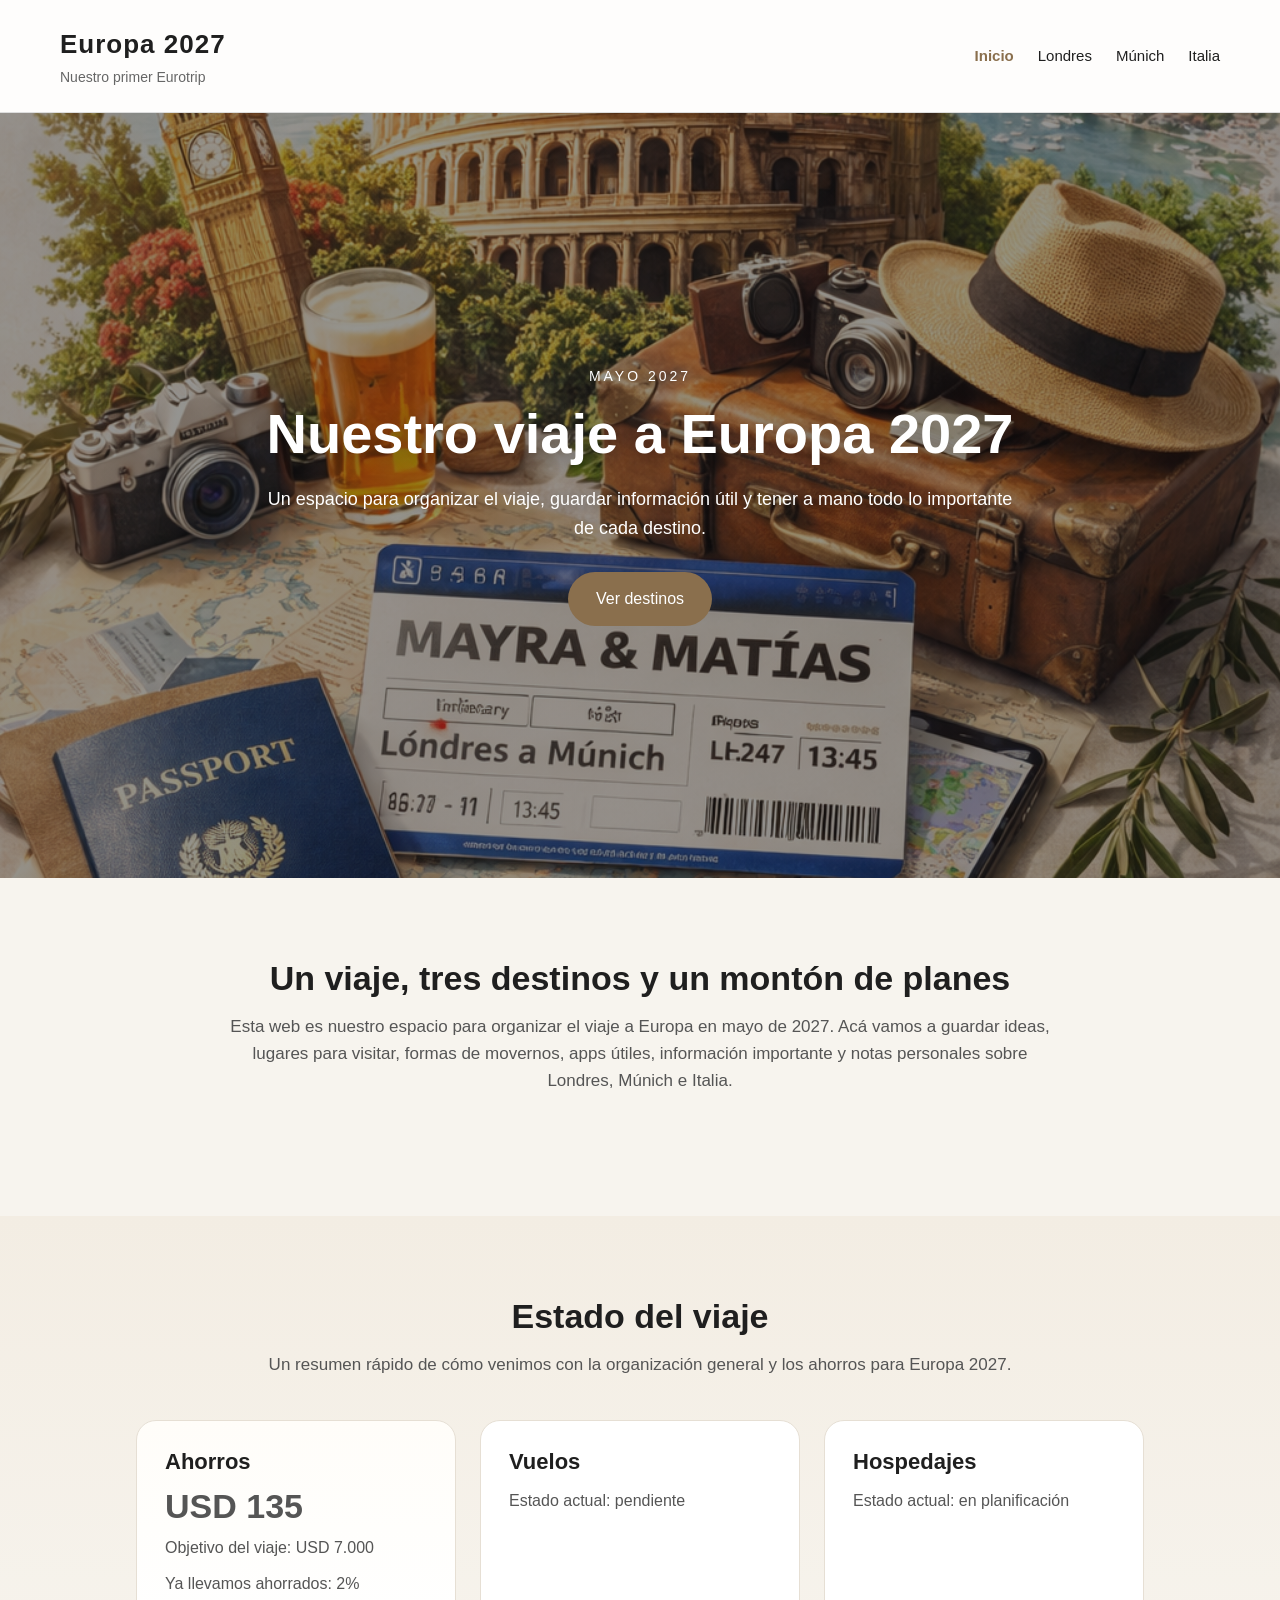
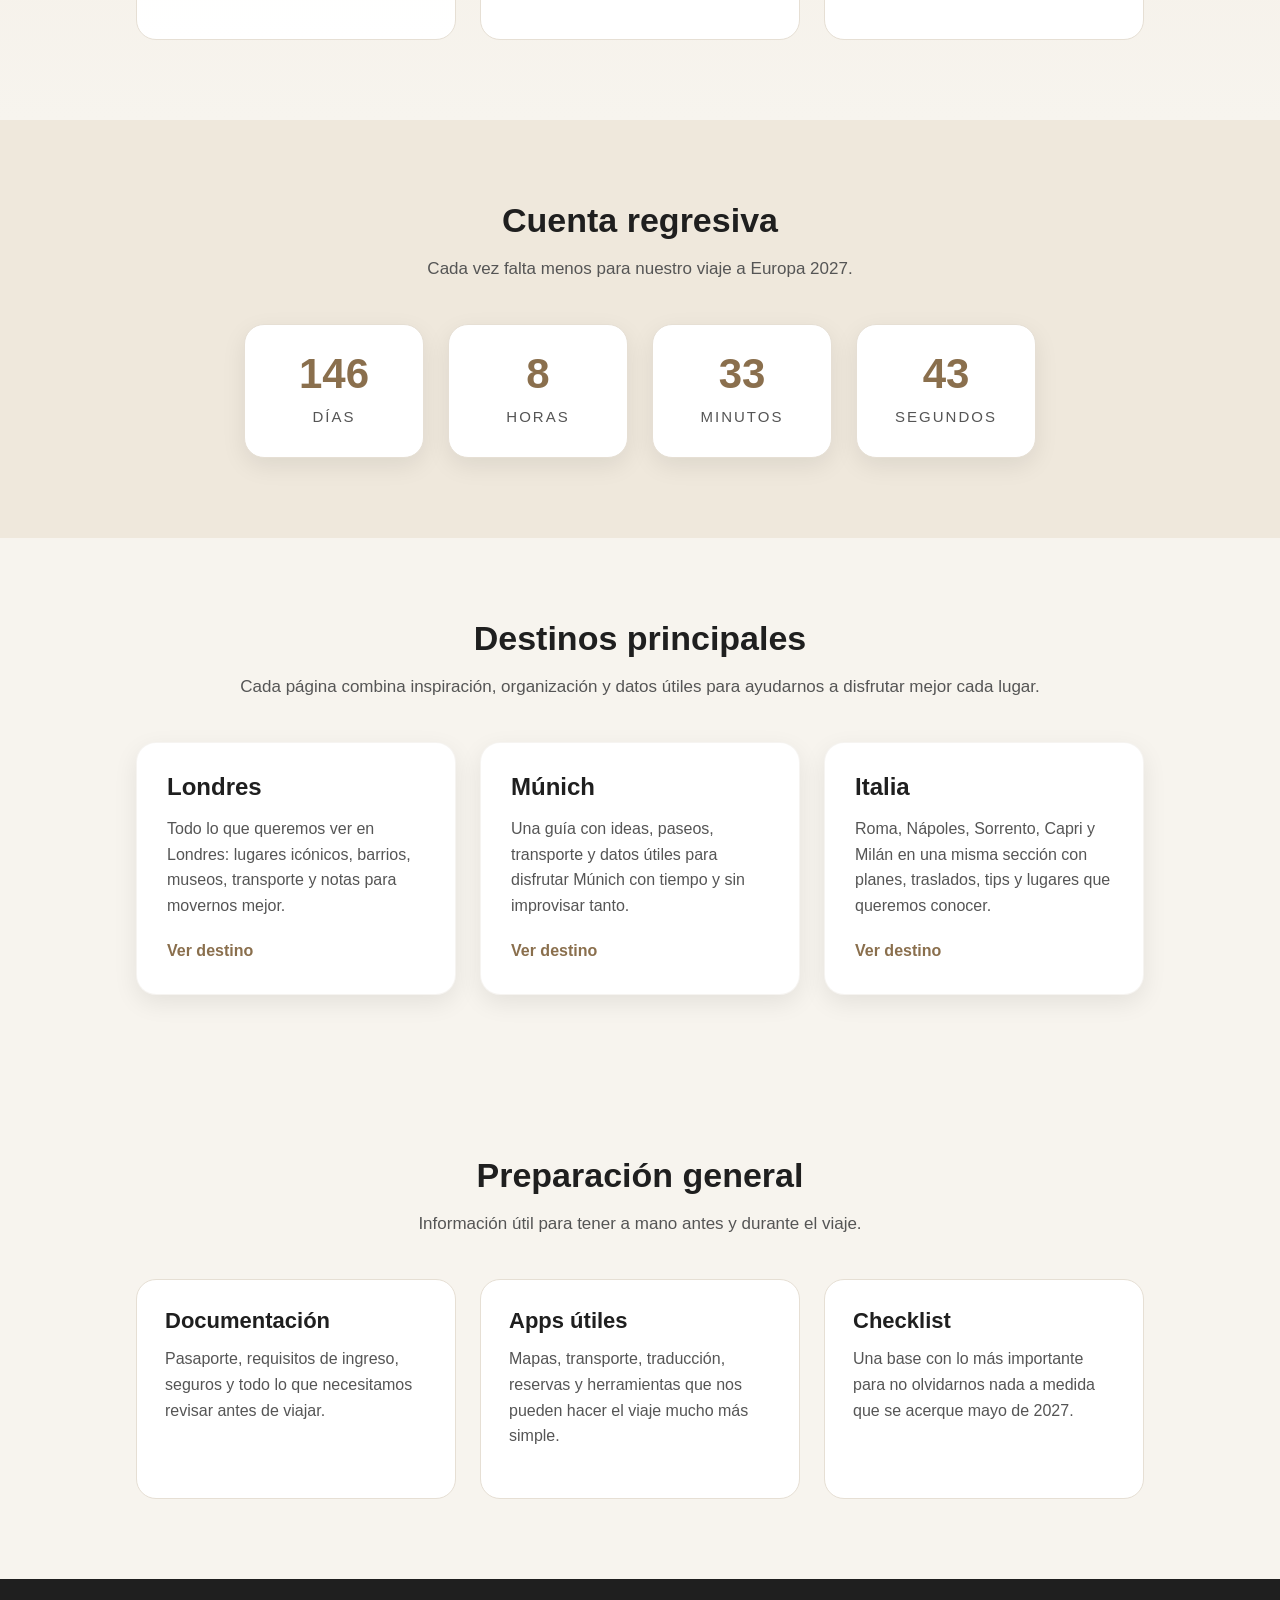
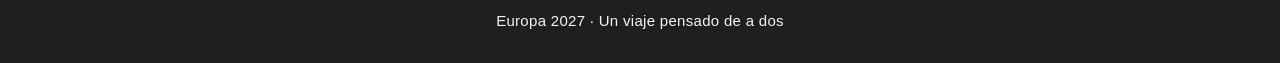
<file: index.html>
<!DOCTYPE html>
<html lang="es">
<head>
  <meta charset="UTF-8">
  <meta name="viewport" content="width=device-width, initial-scale=1.0">
  <title>Nuestro viaje a Europa 2027</title>
  <link rel="stylesheet" href="css/style.css">
  <link rel="icon" href="images/favicon.jpg" type="image/jpeg">
</head>
<body>

  <header class="site-header">
    <div class="logo">
      <h1>Europa 2027</h1>
      <p>Nuestro primer Eurotrip</p>
    </div>

    <nav class="main-nav">
      <ul>
        <li><a href="index.html" class="active">Inicio</a></li>
        <li><a href="londres.html">Londres</a></li>
        <li><a href="munich.html">Múnich</a></li>
        <li><a href="italia.html">Italia</a></li>
      </ul>
    </nav>
  </header>

  <main>
    <section class="hero">
      <div class="hero-content">
        <p class="hero-tag">Mayo 2027</p>
        <h2>Nuestro viaje a Europa 2027</h2>
        <p class="hero-text">
          Un espacio para organizar el viaje, guardar información útil y tener a mano todo lo importante de cada destino.
        </p>
        <a href="#destinos" class="btn">Ver destinos</a>
      </div>
    </section>

    <section class="intro">
      <div class="section-heading">
        <h3>Un viaje, tres destinos y un montón de planes</h3>
        <p>
          Esta web es nuestro espacio para organizar el viaje a Europa en mayo de 2027.
          Acá vamos a guardar ideas, lugares para visitar, formas de movernos, apps útiles,
          información importante y notas personales sobre Londres, Múnich e Italia.
        </p>
      </div>
    </section>

    <section class="estado-viaje">
      <div class="section-heading">
        <h3>Estado del viaje</h3>
        <p>
          Un resumen rápido de cómo venimos con la organización general y los ahorros para Europa 2027.
        </p>
      </div>

      <div class="info-boxes">
        <article class="info-box ahorro-box">
          <h4>Ahorros</h4>
          <p class="monto-ahorro">USD 135</p>
          <p>Objetivo del viaje: USD 7.000</p>
          <p>Ya llevamos ahorrados: 2%</p>
        </article>

        <article class="info-box">
          <h4>Vuelos</h4>
          <p>Estado actual: pendiente</p>
        </article>

        <article class="info-box">
          <h4>Hospedajes</h4>
          <p>Estado actual: en planificación</p>
        </article>
      </div>
    </section>

    <section class="countdown-section">
      <div class="section-heading">
        <h3>Cuenta regresiva</h3>
        <p>Cada vez falta menos para nuestro viaje a Europa 2027.</p>
      </div>

      <div class="countdown-box">
        <div class="countdown-item">
          <span id="days">0</span>
          <p>Días</p>
        </div>

        <div class="countdown-item">
          <span id="hours">0</span>
          <p>Horas</p>
        </div>

        <div class="countdown-item">
          <span id="minutes">0</span>
          <p>Minutos</p>
        </div>

        <div class="countdown-item">
          <span id="seconds">0</span>
          <p>Segundos</p>
        </div>
      </div>
    </section>

    <section class="destinos" id="destinos">
      <div class="section-heading">
        <h3>Destinos principales</h3>
        <p>
          Cada página combina inspiración, organización y datos útiles para ayudarnos a disfrutar mejor cada lugar.
        </p>
      </div>

      <div class="cards">
        <article class="card">
          <h4>Londres</h4>
          <p>
            Todo lo que queremos ver en Londres: lugares icónicos, barrios, museos, transporte y notas para movernos mejor.
          </p>
          <a href="londres.html" class="card-btn">Ver destino</a>
        </article>

        <article class="card">
          <h4>Múnich</h4>
          <p>
            Una guía con ideas, paseos, transporte y datos útiles para disfrutar Múnich con tiempo y sin improvisar tanto.
          </p>
          <a href="munich.html" class="card-btn">Ver destino</a>
        </article>

        <article class="card">
          <h4>Italia</h4>
          <p>
            Roma, Nápoles, Sorrento, Capri y Milán en una misma sección con planes, traslados, tips y lugares que queremos conocer.
          </p>
          <a href="italia.html" class="card-btn">Ver destino</a>
        </article>
      </div>
    </section>

    <section class="preparacion">
      <div class="section-heading">
        <h3>Preparación general</h3>
        <p>Información útil para tener a mano antes y durante el viaje.</p>
      </div>

      <div class="info-boxes">
        <article class="info-box">
          <h4>Documentación</h4>
          <p>
            Pasaporte, requisitos de ingreso, seguros y todo lo que necesitamos revisar antes de viajar.
          </p>
        </article>

        <article class="info-box">
          <h4>Apps útiles</h4>
          <p>
            Mapas, transporte, traducción, reservas y herramientas que nos pueden hacer el viaje mucho más simple.
          </p>
        </article>

        <article class="info-box">
          <h4>Checklist</h4>
          <p>
            Una base con lo más importante para no olvidarnos nada a medida que se acerque mayo de 2027.
          </p>
        </article>
      </div>
    </section>
  </main>

  <footer class="site-footer">
    <p>Europa 2027 · Un viaje pensado de a dos</p>
  </footer>

  <script>
    const targetDate = new Date("2027-04-30T00:00:00").getTime();

    function updateCountdown() {
      const now = new Date().getTime();
      const distance = targetDate - now;

      if (distance < 0) {
        document.getElementById("days").textContent = "0";
        document.getElementById("hours").textContent = "0";
        document.getElementById("minutes").textContent = "0";
        document.getElementById("seconds").textContent = "0";
        return;
      }

      const days = Math.floor(distance / (1000 * 60 * 60 * 24));
      const hours = Math.floor((distance % (1000 * 60 * 60 * 24)) / (1000 * 60 * 60));
      const minutes = Math.floor((distance % (1000 * 60 * 60)) / (1000 * 60));
      const seconds = Math.floor((distance % (1000 * 60)) / 1000);

      document.getElementById("days").textContent = days;
      document.getElementById("hours").textContent = hours;
      document.getElementById("minutes").textContent = minutes;
      document.getElementById("seconds").textContent = seconds;
    }

    updateCountdown();
    setInterval(updateCountdown, 1000);
  </script>

</body>
</html>
</file>
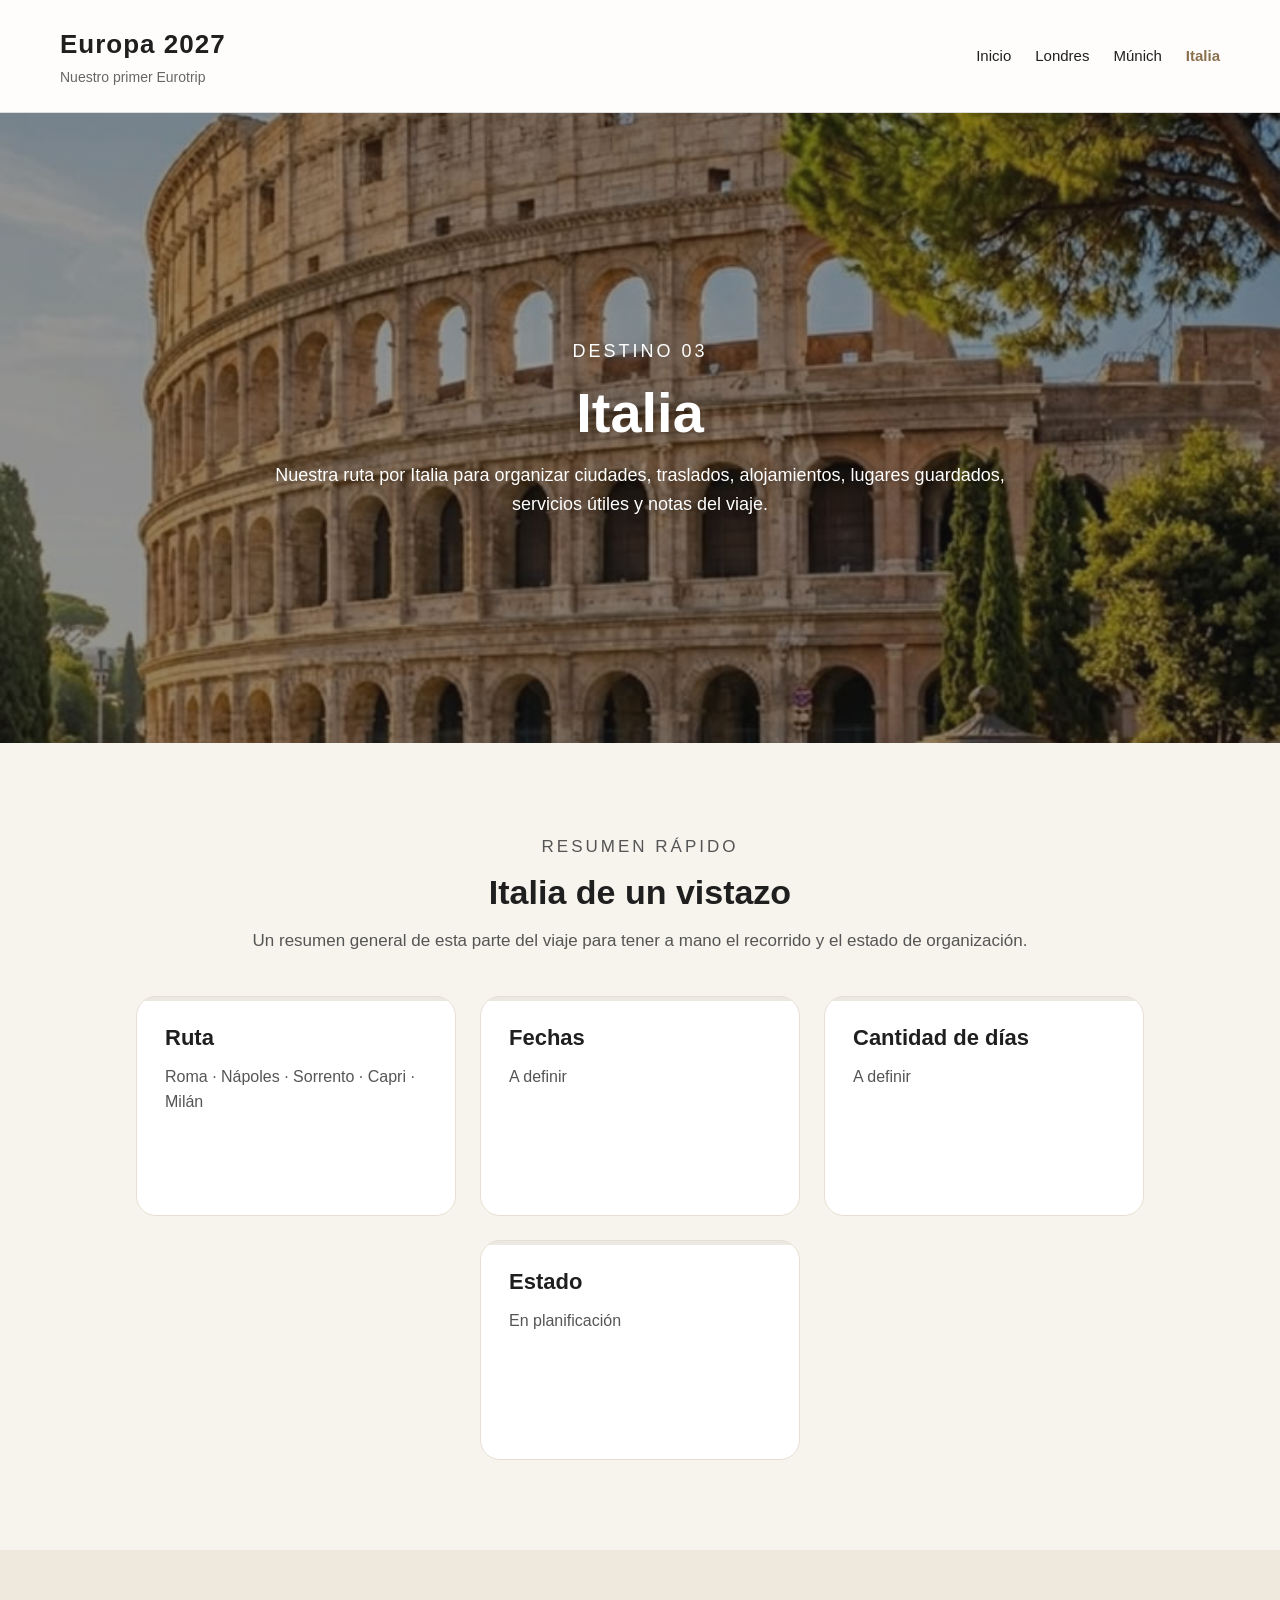
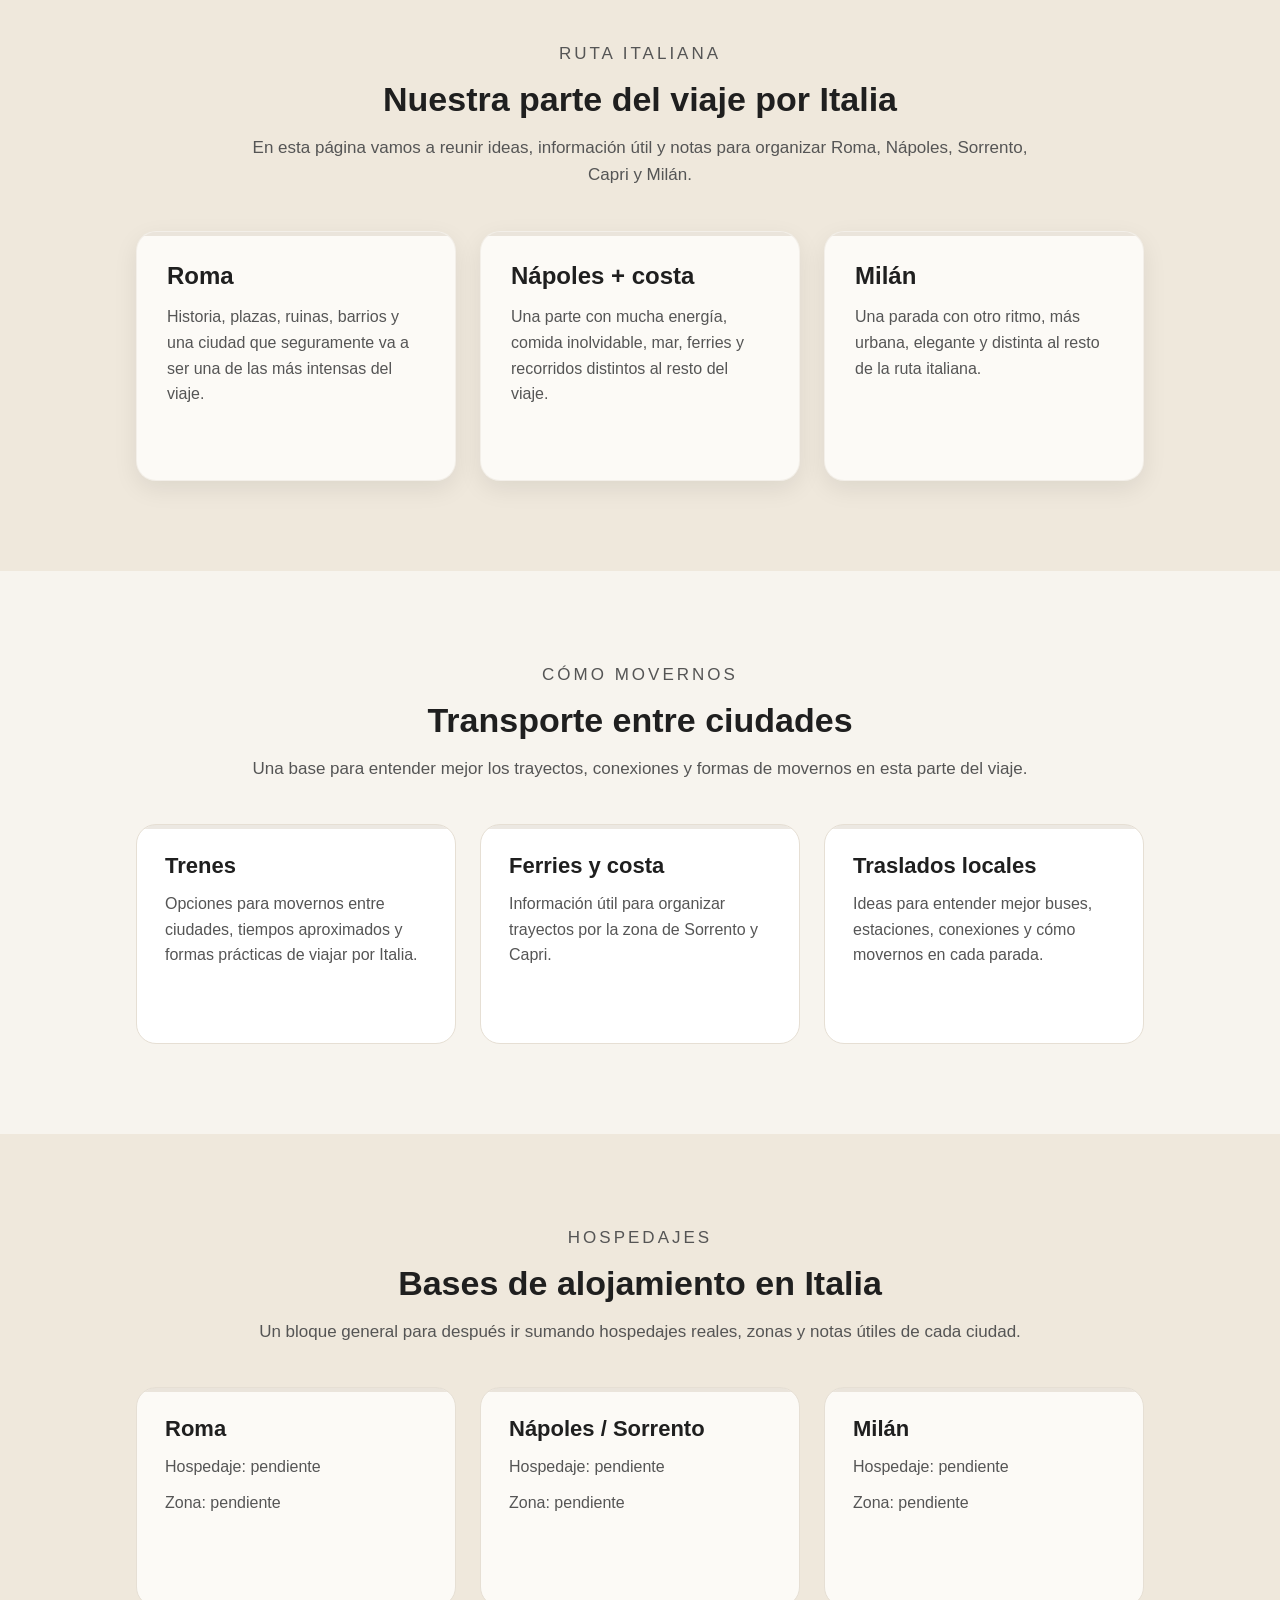
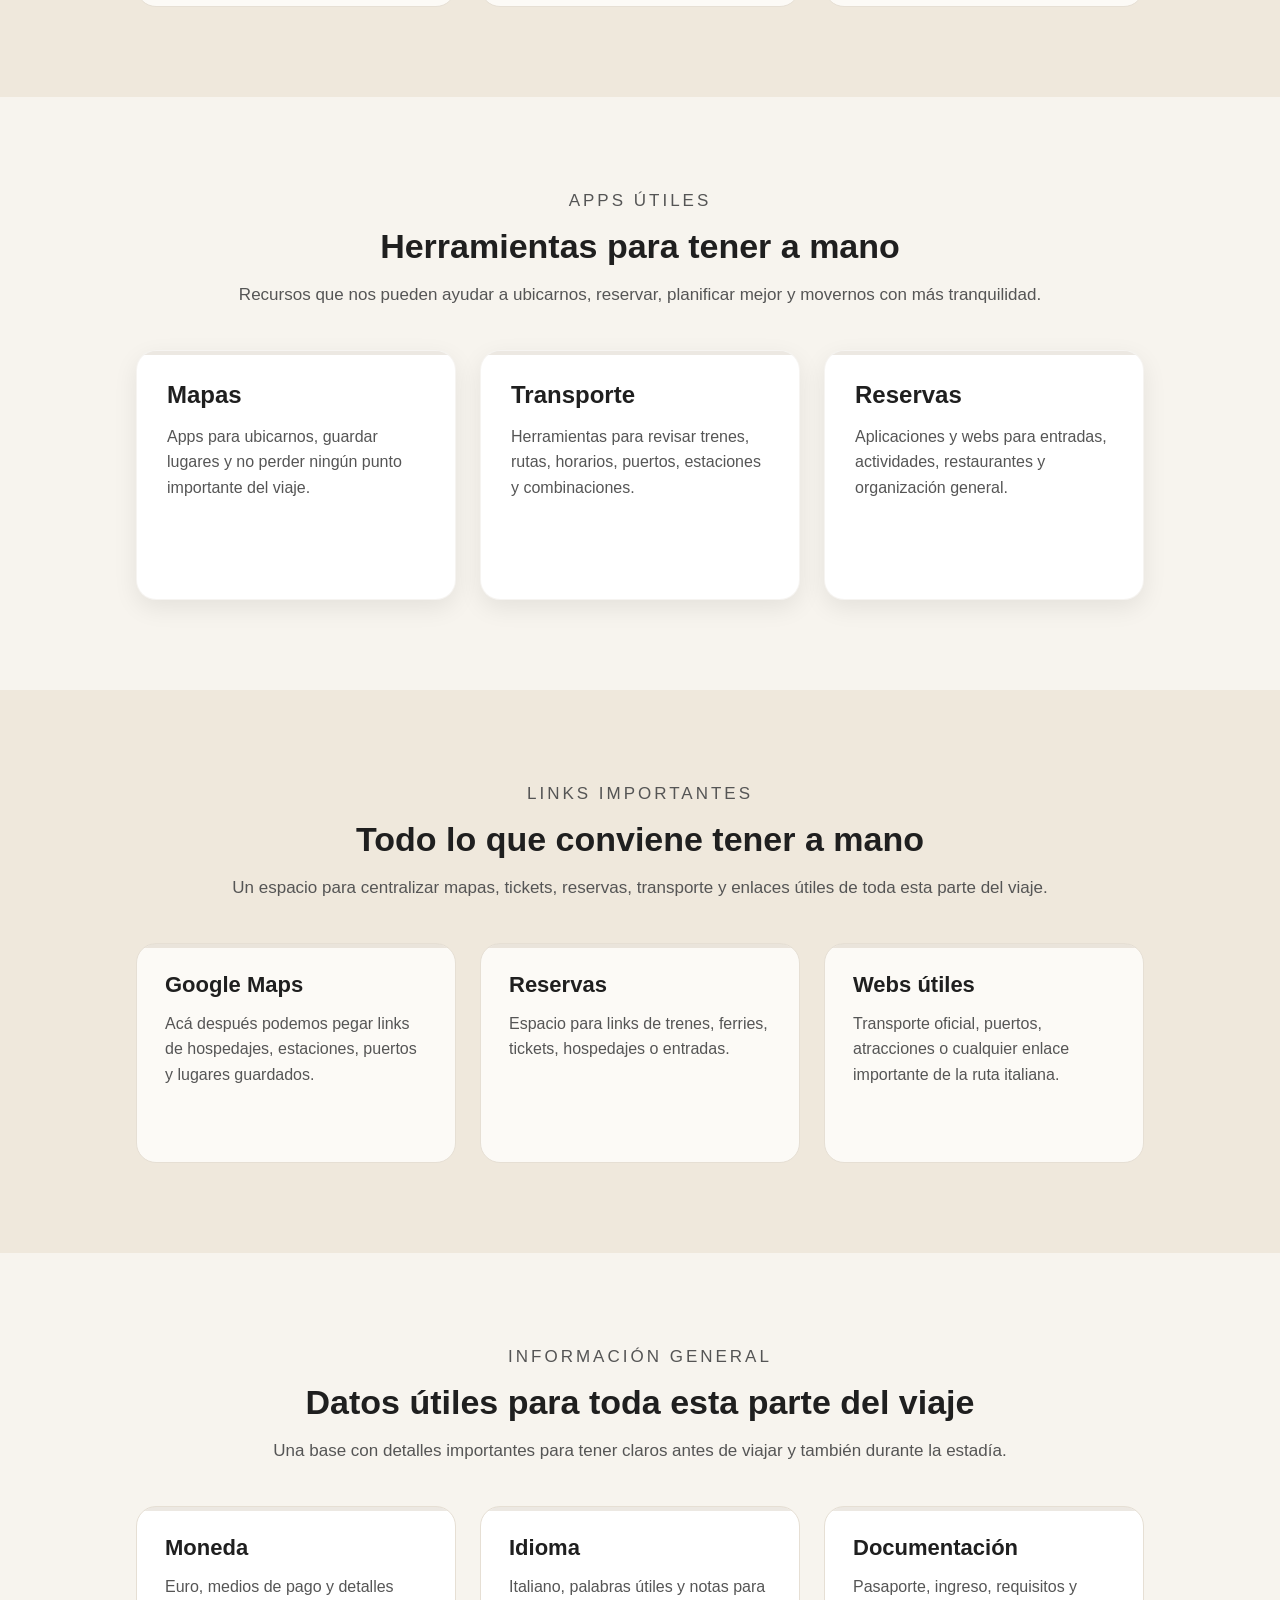
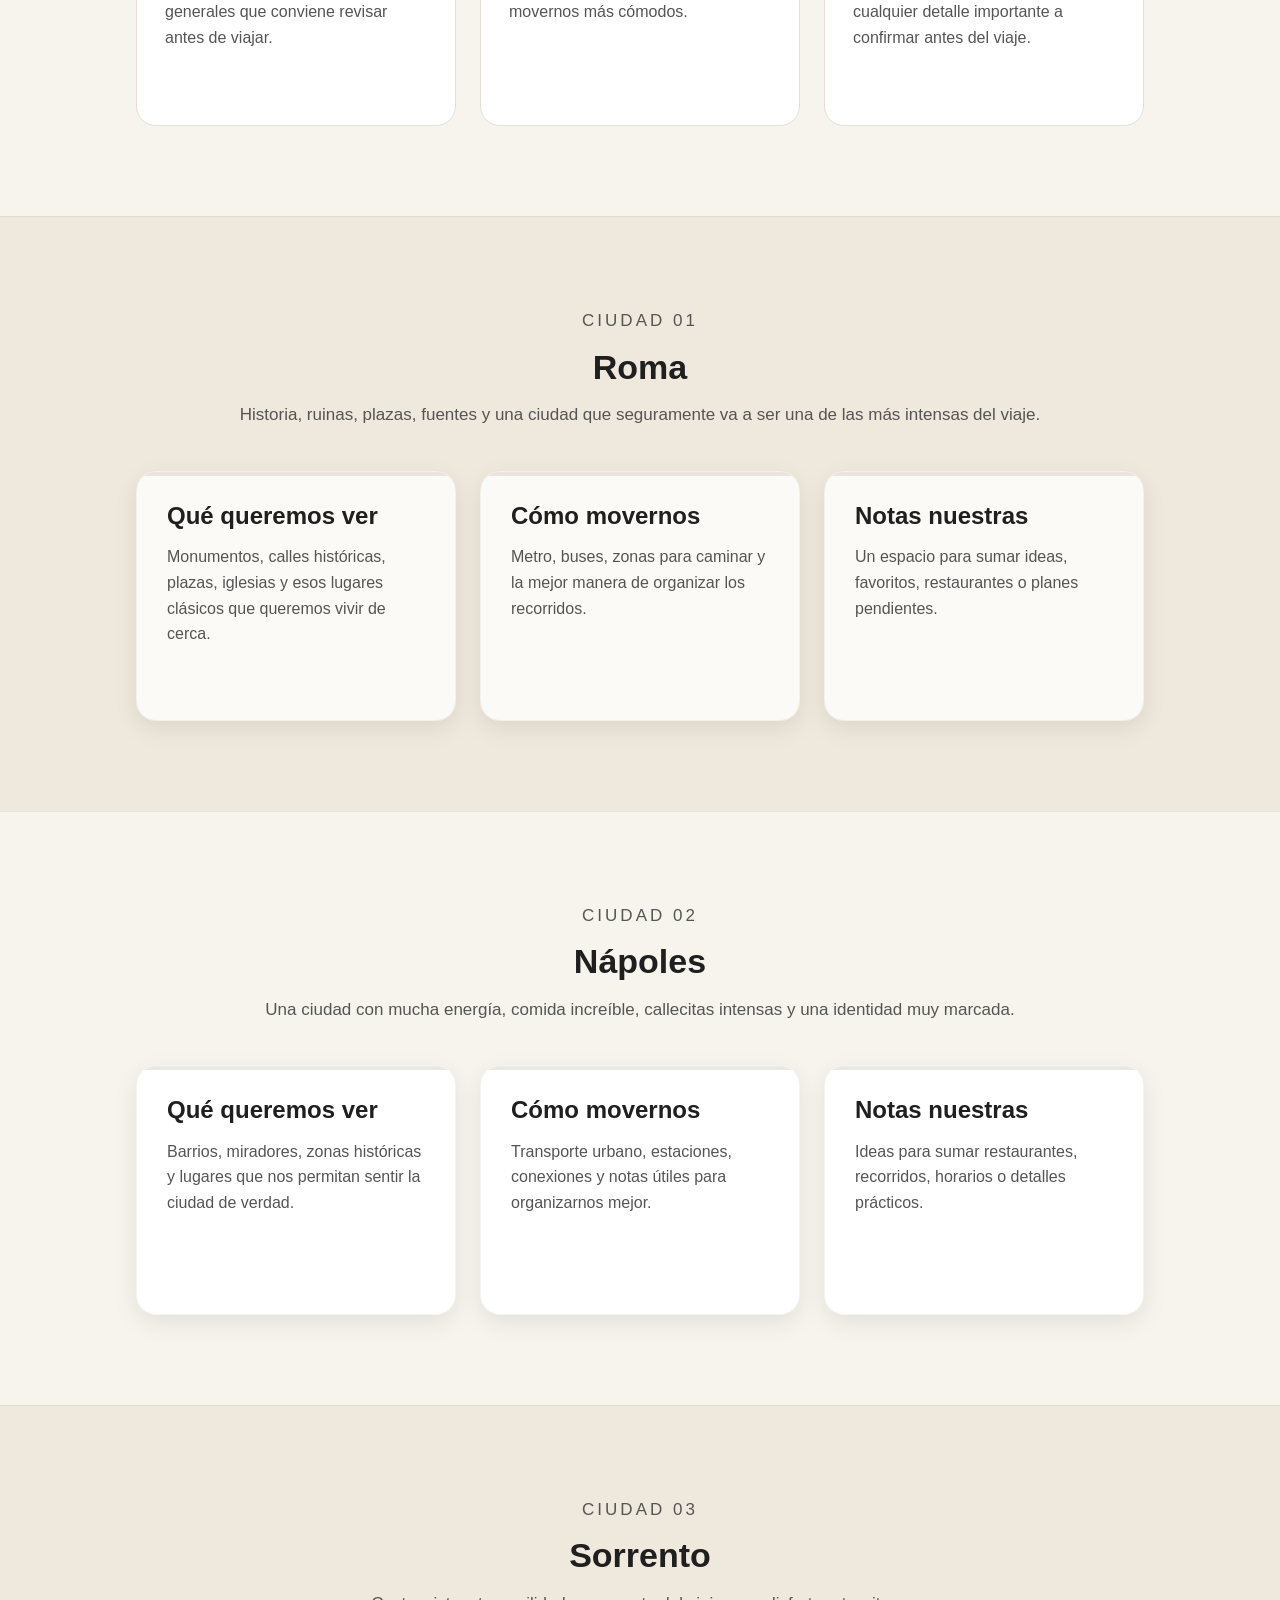
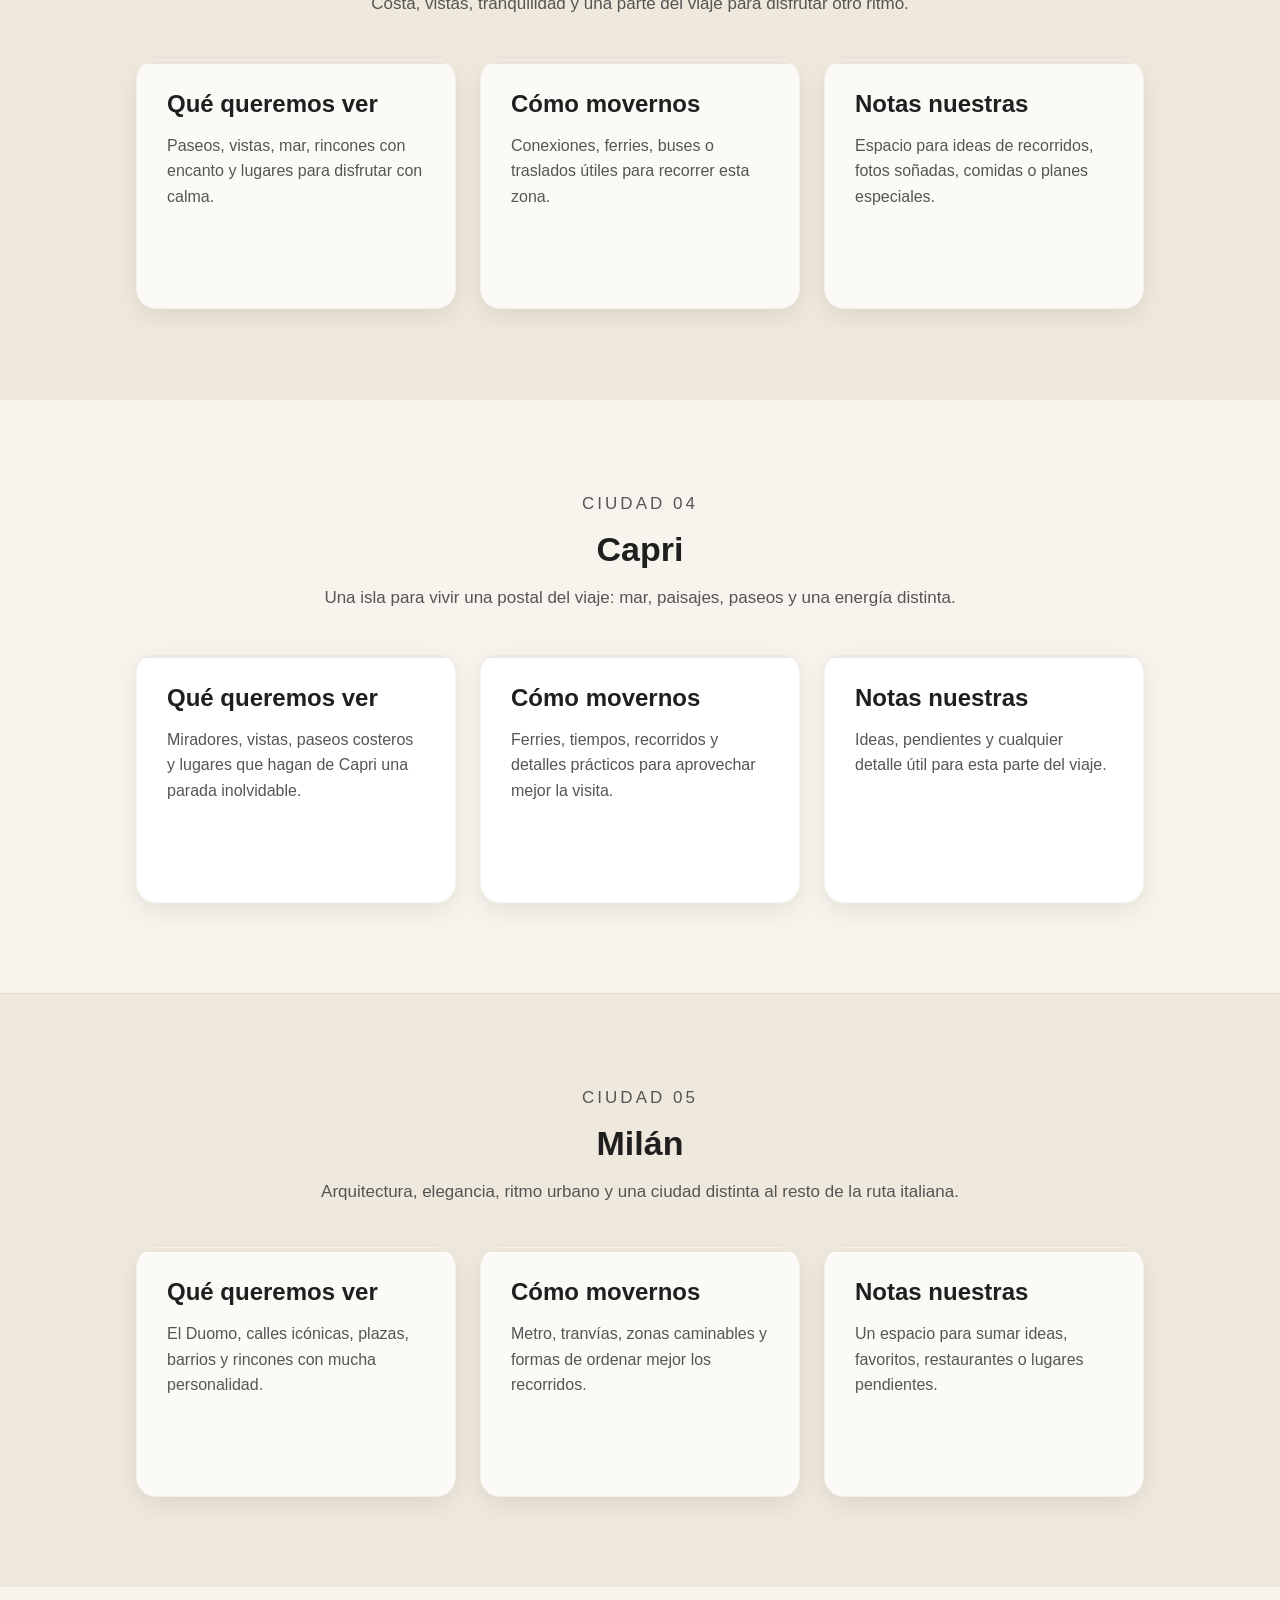
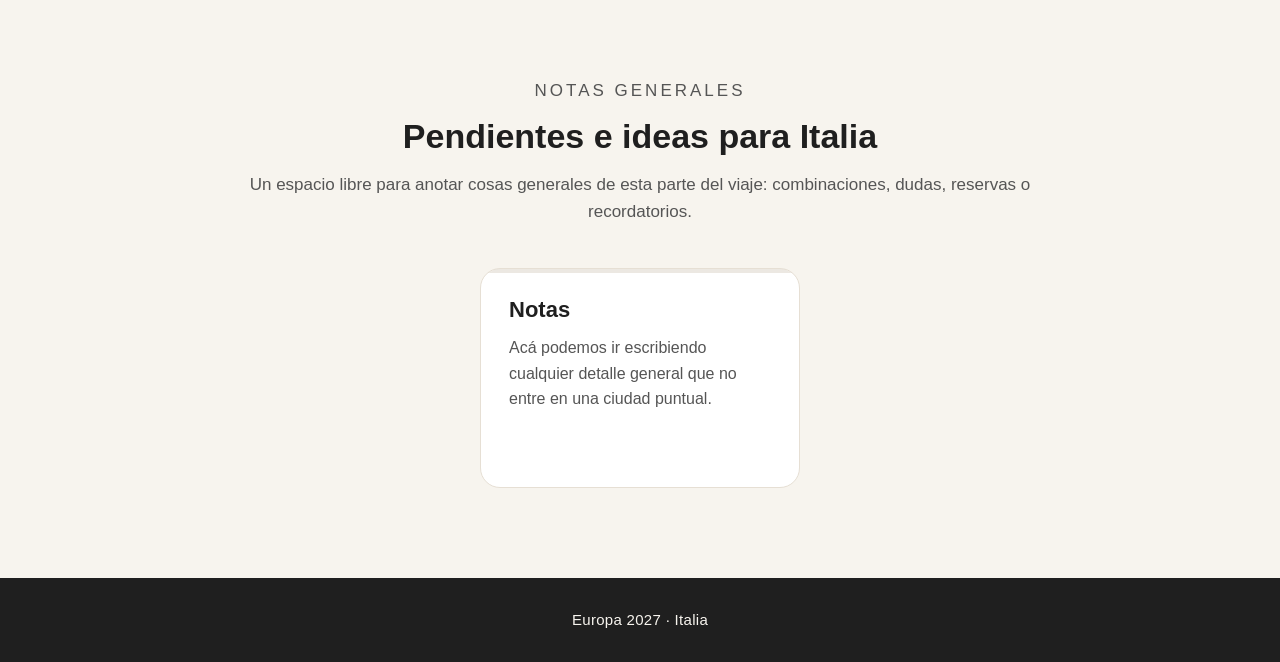
<file: italia.html>
<!DOCTYPE html>
<html lang="es">
<head>
  <meta charset="UTF-8">
  <meta name="viewport" content="width=device-width, initial-scale=1.0">
  <title>Italia | Nuestro viaje a Europa 2027</title>
  <link rel="stylesheet" href="css/style.css">
  <link rel="icon" href="images/favicon.jpg" type="image/png">
</head>
<body>

  <header class="site-header">
    <div class="logo">
      <h1>Europa 2027</h1>
      <p>Nuestro primer Eurotrip</p>
    </div>

    <nav class="main-nav">
      <ul>
        <li><a href="index.html">Inicio</a></li>
        <li><a href="londres.html">Londres</a></li>
        <li><a href="munich.html">Múnich</a></li>
        <li><a href="italia.html" class="active">Italia</a></li>
      </ul>
    </nav>
  </header>

  <main>
    <section class="page-hero italia-hero">
      <div class="page-hero-content">
        <p class="hero-tag">Destino 03</p>
        <h2>Italia</h2>
        <p>
          Nuestra ruta por Italia para organizar ciudades, traslados, alojamientos, lugares guardados, servicios útiles y notas del viaje.
        </p>
      </div>
    </section>

    <section class="city-section">
      <div class="section-heading">
        <p class="section-kicker">Resumen rápido</p>
        <h3>Italia de un vistazo</h3>
        <p>
          Un resumen general de esta parte del viaje para tener a mano el recorrido y el estado de organización.
        </p>
      </div>

      <div class="info-boxes">
        <article class="info-box">
          <h4>Ruta</h4>
          <p>Roma · Nápoles · Sorrento · Capri · Milán</p>
        </article>

        <article class="info-box">
          <h4>Fechas</h4>
          <p>A definir</p>
        </article>

        <article class="info-box">
          <h4>Cantidad de días</h4>
          <p>A definir</p>
        </article>

        <article class="info-box">
          <h4>Estado</h4>
          <p>En planificación</p>
        </article>
      </div>
    </section>

    <section class="city-section alt-section">
      <div class="section-heading">
        <p class="section-kicker">Ruta italiana</p>
        <h3>Nuestra parte del viaje por Italia</h3>
        <p>
          En esta página vamos a reunir ideas, información útil y notas para organizar Roma, Nápoles, Sorrento, Capri y Milán.
        </p>
      </div>

      <div class="cards">
        <article class="card">
          <h4>Roma</h4>
          <p>
            Historia, plazas, ruinas, barrios y una ciudad que seguramente va a ser una de las más intensas del viaje.
          </p>
        </article>

        <article class="card">
          <h4>Nápoles + costa</h4>
          <p>
            Una parte con mucha energía, comida inolvidable, mar, ferries y recorridos distintos al resto del viaje.
          </p>
        </article>

        <article class="card">
          <h4>Milán</h4>
          <p>
            Una parada con otro ritmo, más urbana, elegante y distinta al resto de la ruta italiana.
          </p>
        </article>
      </div>
    </section>

    <section class="city-section">
      <div class="section-heading">
        <p class="section-kicker">Cómo movernos</p>
        <h3>Transporte entre ciudades</h3>
        <p>
          Una base para entender mejor los trayectos, conexiones y formas de movernos en esta parte del viaje.
        </p>
      </div>

      <div class="info-boxes">
        <article class="info-box">
          <h4>Trenes</h4>
          <p>
            Opciones para movernos entre ciudades, tiempos aproximados y formas prácticas de viajar por Italia.
          </p>
        </article>

        <article class="info-box">
          <h4>Ferries y costa</h4>
          <p>
            Información útil para organizar trayectos por la zona de Sorrento y Capri.
          </p>
        </article>

        <article class="info-box">
          <h4>Traslados locales</h4>
          <p>
            Ideas para entender mejor buses, estaciones, conexiones y cómo movernos en cada parada.
          </p>
        </article>
      </div>
    </section>

    <section class="city-section alt-section">
      <div class="section-heading">
        <p class="section-kicker">Hospedajes</p>
        <h3>Bases de alojamiento en Italia</h3>
        <p>
          Un bloque general para después ir sumando hospedajes reales, zonas y notas útiles de cada ciudad.
        </p>
      </div>

      <div class="info-boxes">
        <article class="info-box">
          <h4>Roma</h4>
          <p>Hospedaje: pendiente</p>
          <p>Zona: pendiente</p>
        </article>

        <article class="info-box">
          <h4>Nápoles / Sorrento</h4>
          <p>Hospedaje: pendiente</p>
          <p>Zona: pendiente</p>
        </article>

        <article class="info-box">
          <h4>Milán</h4>
          <p>Hospedaje: pendiente</p>
          <p>Zona: pendiente</p>
        </article>
      </div>
    </section>

    <section class="city-section">
      <div class="section-heading">
        <p class="section-kicker">Apps útiles</p>
        <h3>Herramientas para tener a mano</h3>
        <p>
          Recursos que nos pueden ayudar a ubicarnos, reservar, planificar mejor y movernos con más tranquilidad.
        </p>
      </div>

      <div class="cards">
        <article class="card">
          <h4>Mapas</h4>
          <p>
            Apps para ubicarnos, guardar lugares y no perder ningún punto importante del viaje.
          </p>
        </article>

        <article class="card">
          <h4>Transporte</h4>
          <p>
            Herramientas para revisar trenes, rutas, horarios, puertos, estaciones y combinaciones.
          </p>
        </article>

        <article class="card">
          <h4>Reservas</h4>
          <p>
            Aplicaciones y webs para entradas, actividades, restaurantes y organización general.
          </p>
        </article>
      </div>
    </section>

    <section class="city-section alt-section">
      <div class="section-heading">
        <p class="section-kicker">Links importantes</p>
        <h3>Todo lo que conviene tener a mano</h3>
        <p>
          Un espacio para centralizar mapas, tickets, reservas, transporte y enlaces útiles de toda esta parte del viaje.
        </p>
      </div>

      <div class="info-boxes">
        <article class="info-box">
          <h4>Google Maps</h4>
          <p>
            Acá después podemos pegar links de hospedajes, estaciones, puertos y lugares guardados.
          </p>
        </article>

        <article class="info-box">
          <h4>Reservas</h4>
          <p>
            Espacio para links de trenes, ferries, tickets, hospedajes o entradas.
          </p>
        </article>

        <article class="info-box">
          <h4>Webs útiles</h4>
          <p>
            Transporte oficial, puertos, atracciones o cualquier enlace importante de la ruta italiana.
          </p>
        </article>
      </div>
    </section>

    <section class="city-section">
      <div class="section-heading">
        <p class="section-kicker">Información general</p>
        <h3>Datos útiles para toda esta parte del viaje</h3>
        <p>
          Una base con detalles importantes para tener claros antes de viajar y también durante la estadía.
        </p>
      </div>

      <div class="info-boxes">
        <article class="info-box">
          <h4>Moneda</h4>
          <p>
            Euro, medios de pago y detalles generales que conviene revisar antes de viajar.
          </p>
        </article>

        <article class="info-box">
          <h4>Idioma</h4>
          <p>
            Italiano, palabras útiles y notas para movernos más cómodos.
          </p>
        </article>

        <article class="info-box">
          <h4>Documentación</h4>
          <p>
            Pasaporte, ingreso, requisitos y cualquier detalle importante a confirmar antes del viaje.
          </p>
        </article>
      </div>
    </section>

    <section class="city-section city-block alt-section">
      <div class="section-heading">
        <p class="section-kicker">Ciudad 01</p>
        <h3>Roma</h3>
        <p>
          Historia, ruinas, plazas, fuentes y una ciudad que seguramente va a ser una de las más intensas del viaje.
        </p>
      </div>

      <div class="cards">
        <article class="card">
          <h4>Qué queremos ver</h4>
          <p>
            Monumentos, calles históricas, plazas, iglesias y esos lugares clásicos que queremos vivir de cerca.
          </p>
        </article>

        <article class="card">
          <h4>Cómo movernos</h4>
          <p>
            Metro, buses, zonas para caminar y la mejor manera de organizar los recorridos.
          </p>
        </article>

        <article class="card">
          <h4>Notas nuestras</h4>
          <p>
            Un espacio para sumar ideas, favoritos, restaurantes o planes pendientes.
          </p>
        </article>
      </div>
    </section>

    <section class="city-section city-block">
      <div class="section-heading">
        <p class="section-kicker">Ciudad 02</p>
        <h3>Nápoles</h3>
        <p>
          Una ciudad con mucha energía, comida increíble, callecitas intensas y una identidad muy marcada.
        </p>
      </div>

      <div class="cards">
        <article class="card">
          <h4>Qué queremos ver</h4>
          <p>
            Barrios, miradores, zonas históricas y lugares que nos permitan sentir la ciudad de verdad.
          </p>
        </article>

        <article class="card">
          <h4>Cómo movernos</h4>
          <p>
            Transporte urbano, estaciones, conexiones y notas útiles para organizarnos mejor.
          </p>
        </article>

        <article class="card">
          <h4>Notas nuestras</h4>
          <p>
            Ideas para sumar restaurantes, recorridos, horarios o detalles prácticos.
          </p>
        </article>
      </div>
    </section>

    <section class="city-section city-block alt-section">
      <div class="section-heading">
        <p class="section-kicker">Ciudad 03</p>
        <h3>Sorrento</h3>
        <p>
          Costa, vistas, tranquilidad y una parte del viaje para disfrutar otro ritmo.
        </p>
      </div>

      <div class="cards">
        <article class="card">
          <h4>Qué queremos ver</h4>
          <p>
            Paseos, vistas, mar, rincones con encanto y lugares para disfrutar con calma.
          </p>
        </article>

        <article class="card">
          <h4>Cómo movernos</h4>
          <p>
            Conexiones, ferries, buses o traslados útiles para recorrer esta zona.
          </p>
        </article>

        <article class="card">
          <h4>Notas nuestras</h4>
          <p>
            Espacio para ideas de recorridos, fotos soñadas, comidas o planes especiales.
          </p>
        </article>
      </div>
    </section>

    <section class="city-section city-block">
      <div class="section-heading">
        <p class="section-kicker">Ciudad 04</p>
        <h3>Capri</h3>
        <p>
          Una isla para vivir una postal del viaje: mar, paisajes, paseos y una energía distinta.
        </p>
      </div>

      <div class="cards">
        <article class="card">
          <h4>Qué queremos ver</h4>
          <p>
            Miradores, vistas, paseos costeros y lugares que hagan de Capri una parada inolvidable.
          </p>
        </article>

        <article class="card">
          <h4>Cómo movernos</h4>
          <p>
            Ferries, tiempos, recorridos y detalles prácticos para aprovechar mejor la visita.
          </p>
        </article>

        <article class="card">
          <h4>Notas nuestras</h4>
          <p>
            Ideas, pendientes y cualquier detalle útil para esta parte del viaje.
          </p>
        </article>
      </div>
    </section>

    <section class="city-section city-block alt-section">
      <div class="section-heading">
        <p class="section-kicker">Ciudad 05</p>
        <h3>Milán</h3>
        <p>
          Arquitectura, elegancia, ritmo urbano y una ciudad distinta al resto de la ruta italiana.
        </p>
      </div>

      <div class="cards">
        <article class="card">
          <h4>Qué queremos ver</h4>
          <p>
            El Duomo, calles icónicas, plazas, barrios y rincones con mucha personalidad.
          </p>
        </article>

        <article class="card">
          <h4>Cómo movernos</h4>
          <p>
            Metro, tranvías, zonas caminables y formas de ordenar mejor los recorridos.
          </p>
        </article>

        <article class="card">
          <h4>Notas nuestras</h4>
          <p>
            Un espacio para sumar ideas, favoritos, restaurantes o lugares pendientes.
          </p>
        </article>
      </div>
    </section>

    <section class="city-section">
      <div class="section-heading">
        <p class="section-kicker">Notas generales</p>
        <h3>Pendientes e ideas para Italia</h3>
        <p>
          Un espacio libre para anotar cosas generales de esta parte del viaje: combinaciones, dudas, reservas o recordatorios.
        </p>
      </div>

      <div class="info-boxes">
        <article class="info-box">
          <h4>Notas</h4>
          <p>
            Acá podemos ir escribiendo cualquier detalle general que no entre en una ciudad puntual.
          </p>
        </article>
      </div>
    </section>
  </main>

  <footer class="site-footer">
    <p>Europa 2027 · Italia</p>
  </footer>

</body>
</html>
</file>
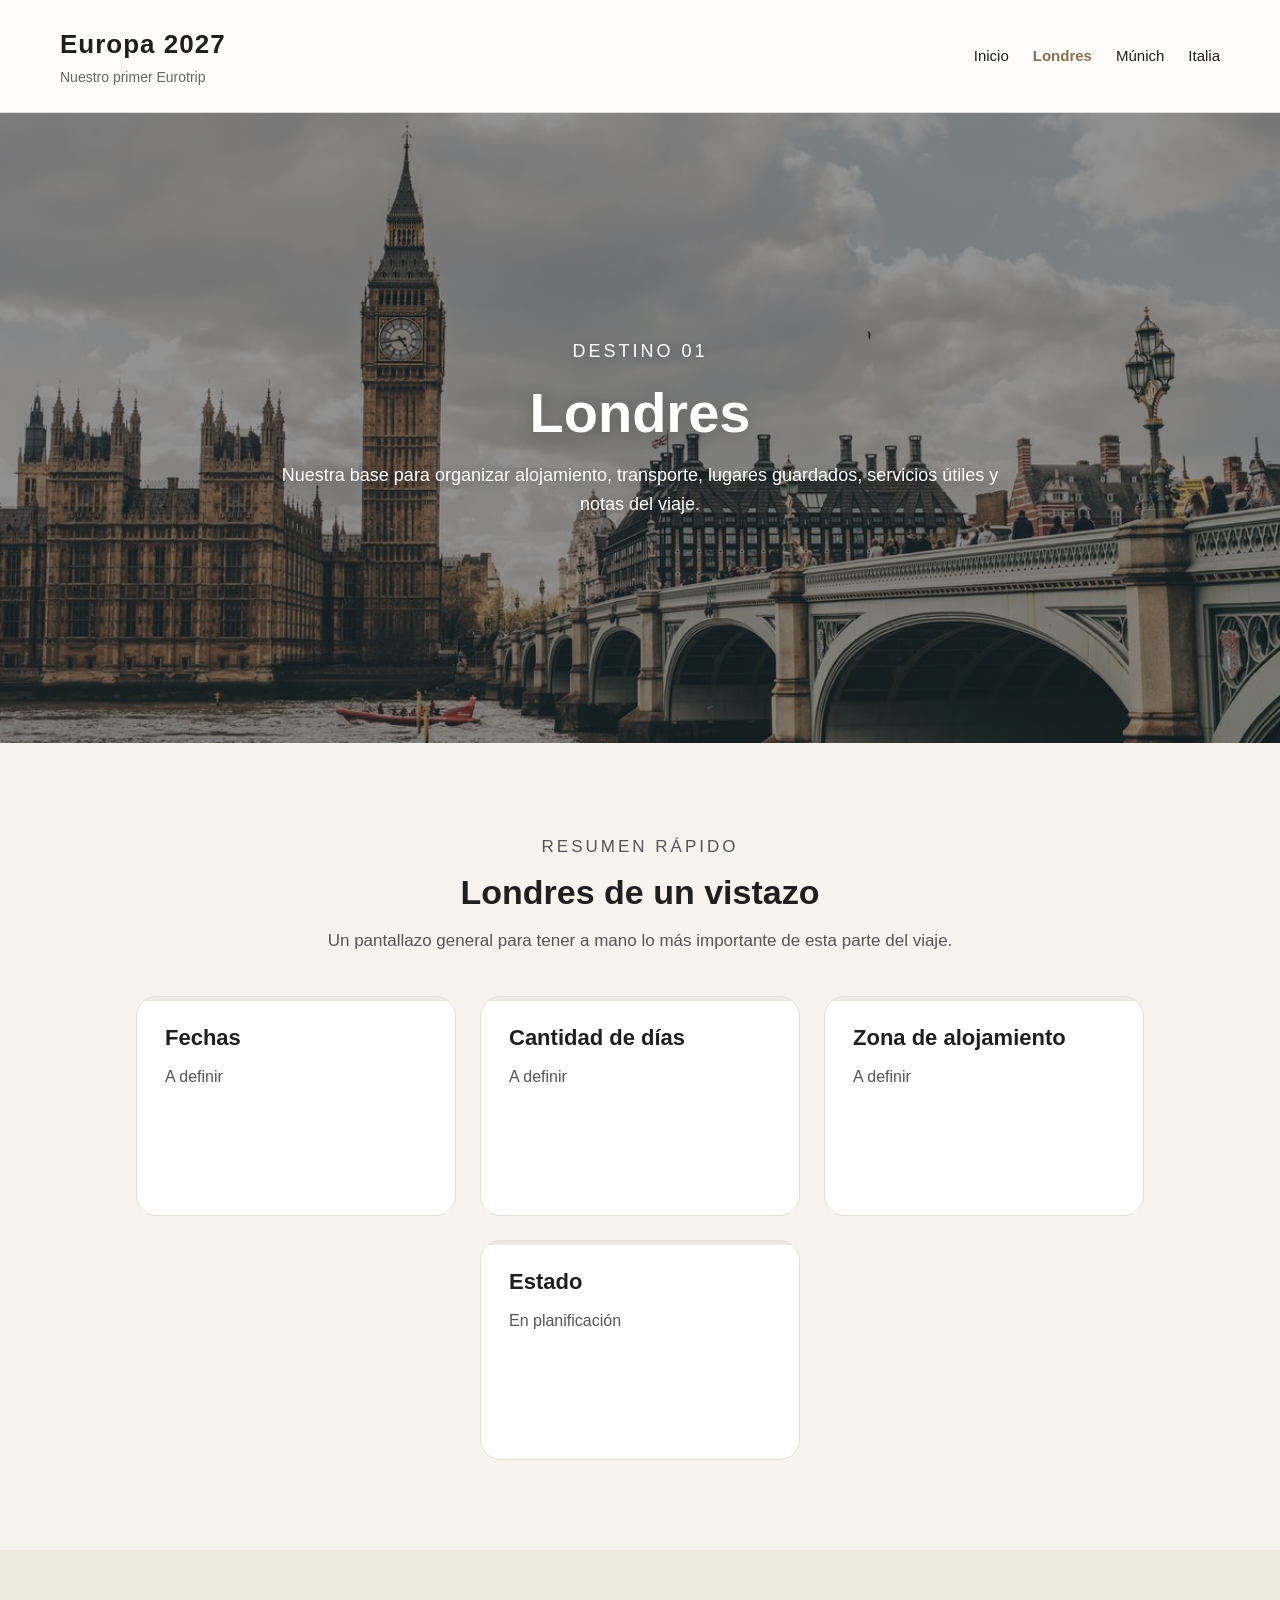
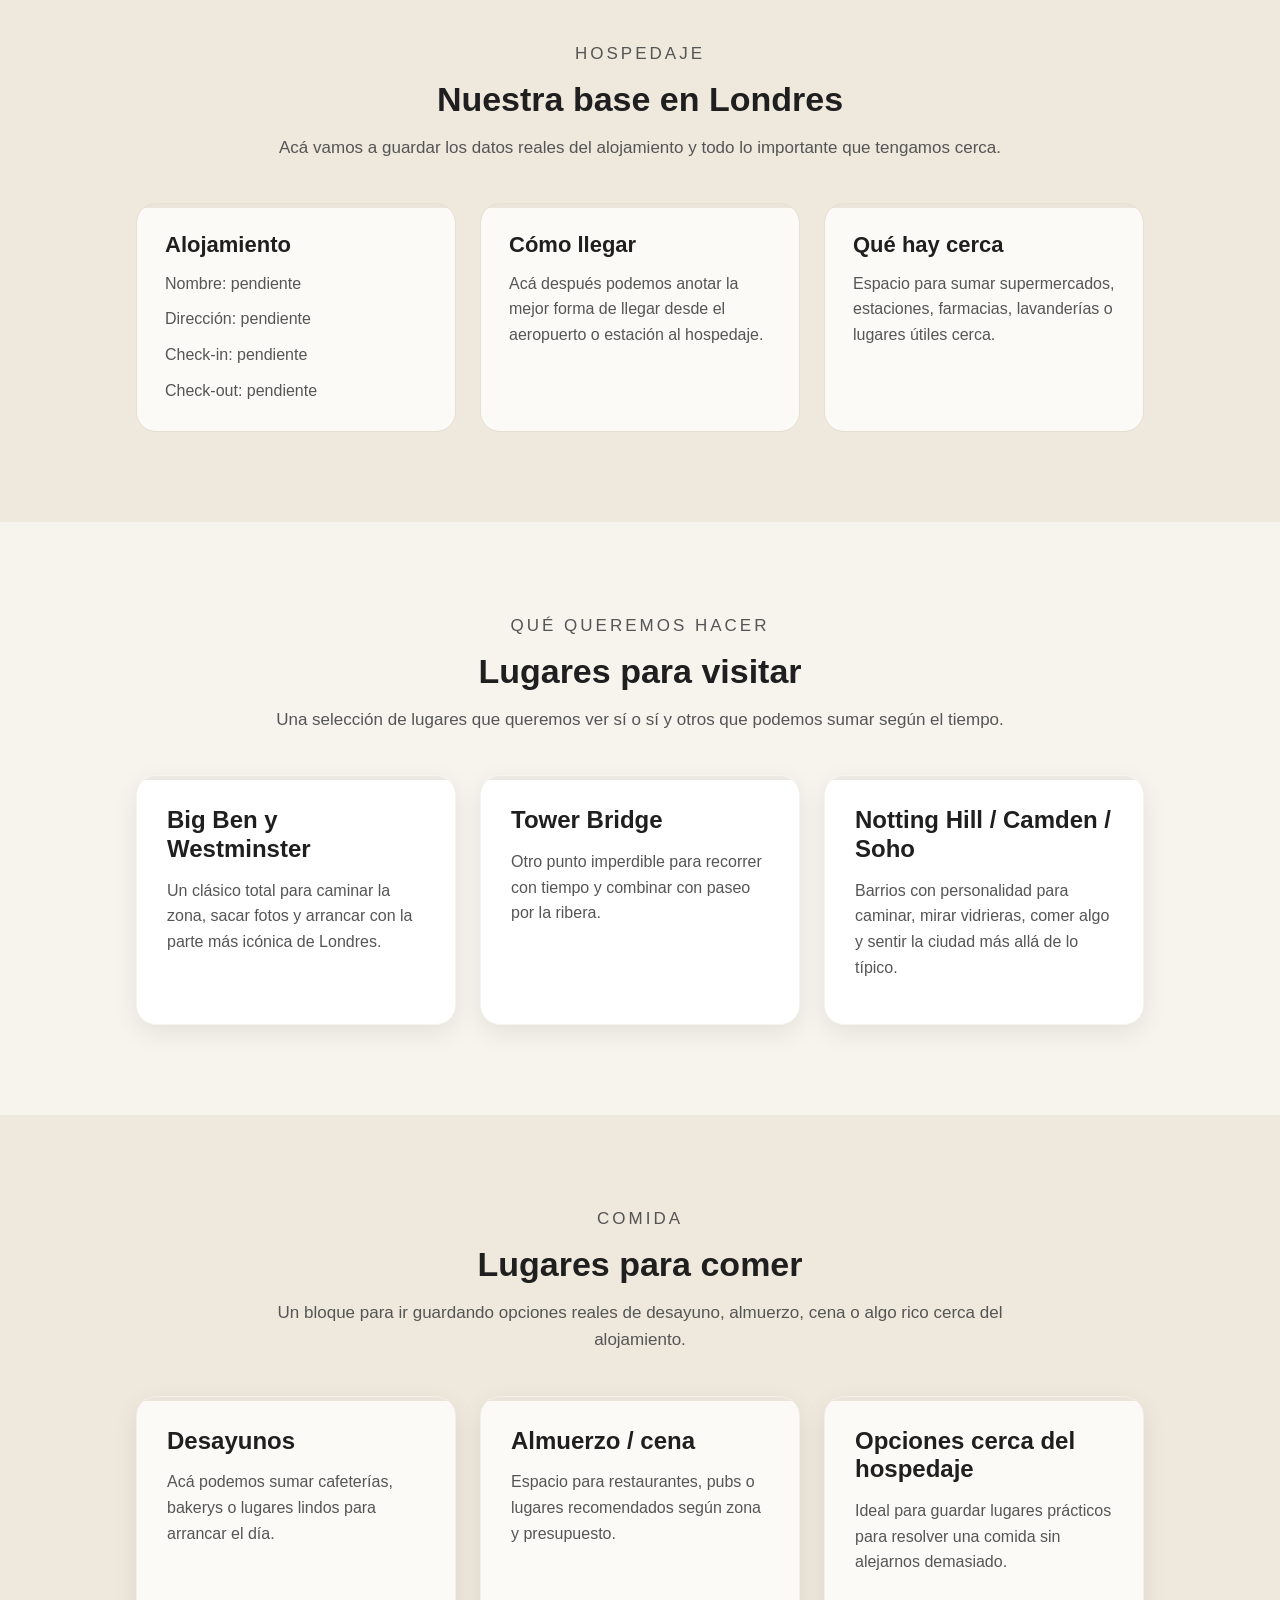
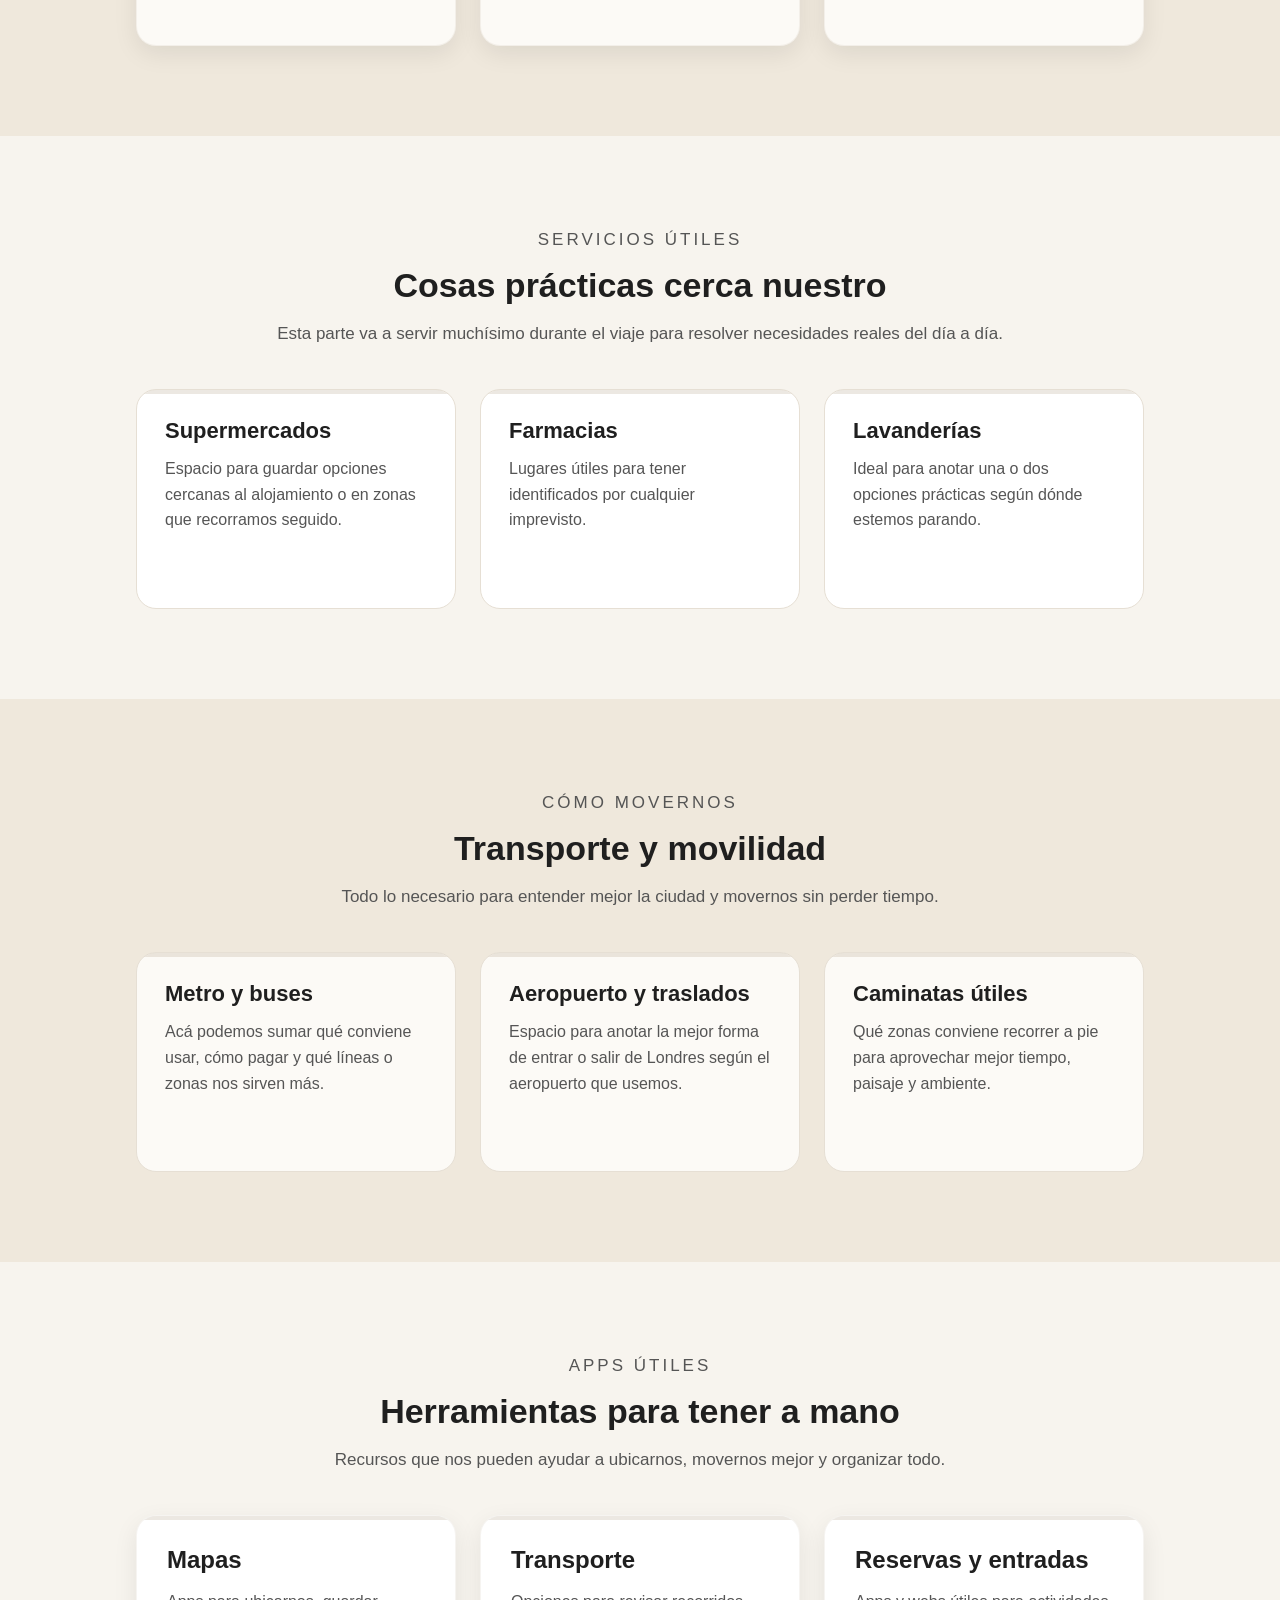
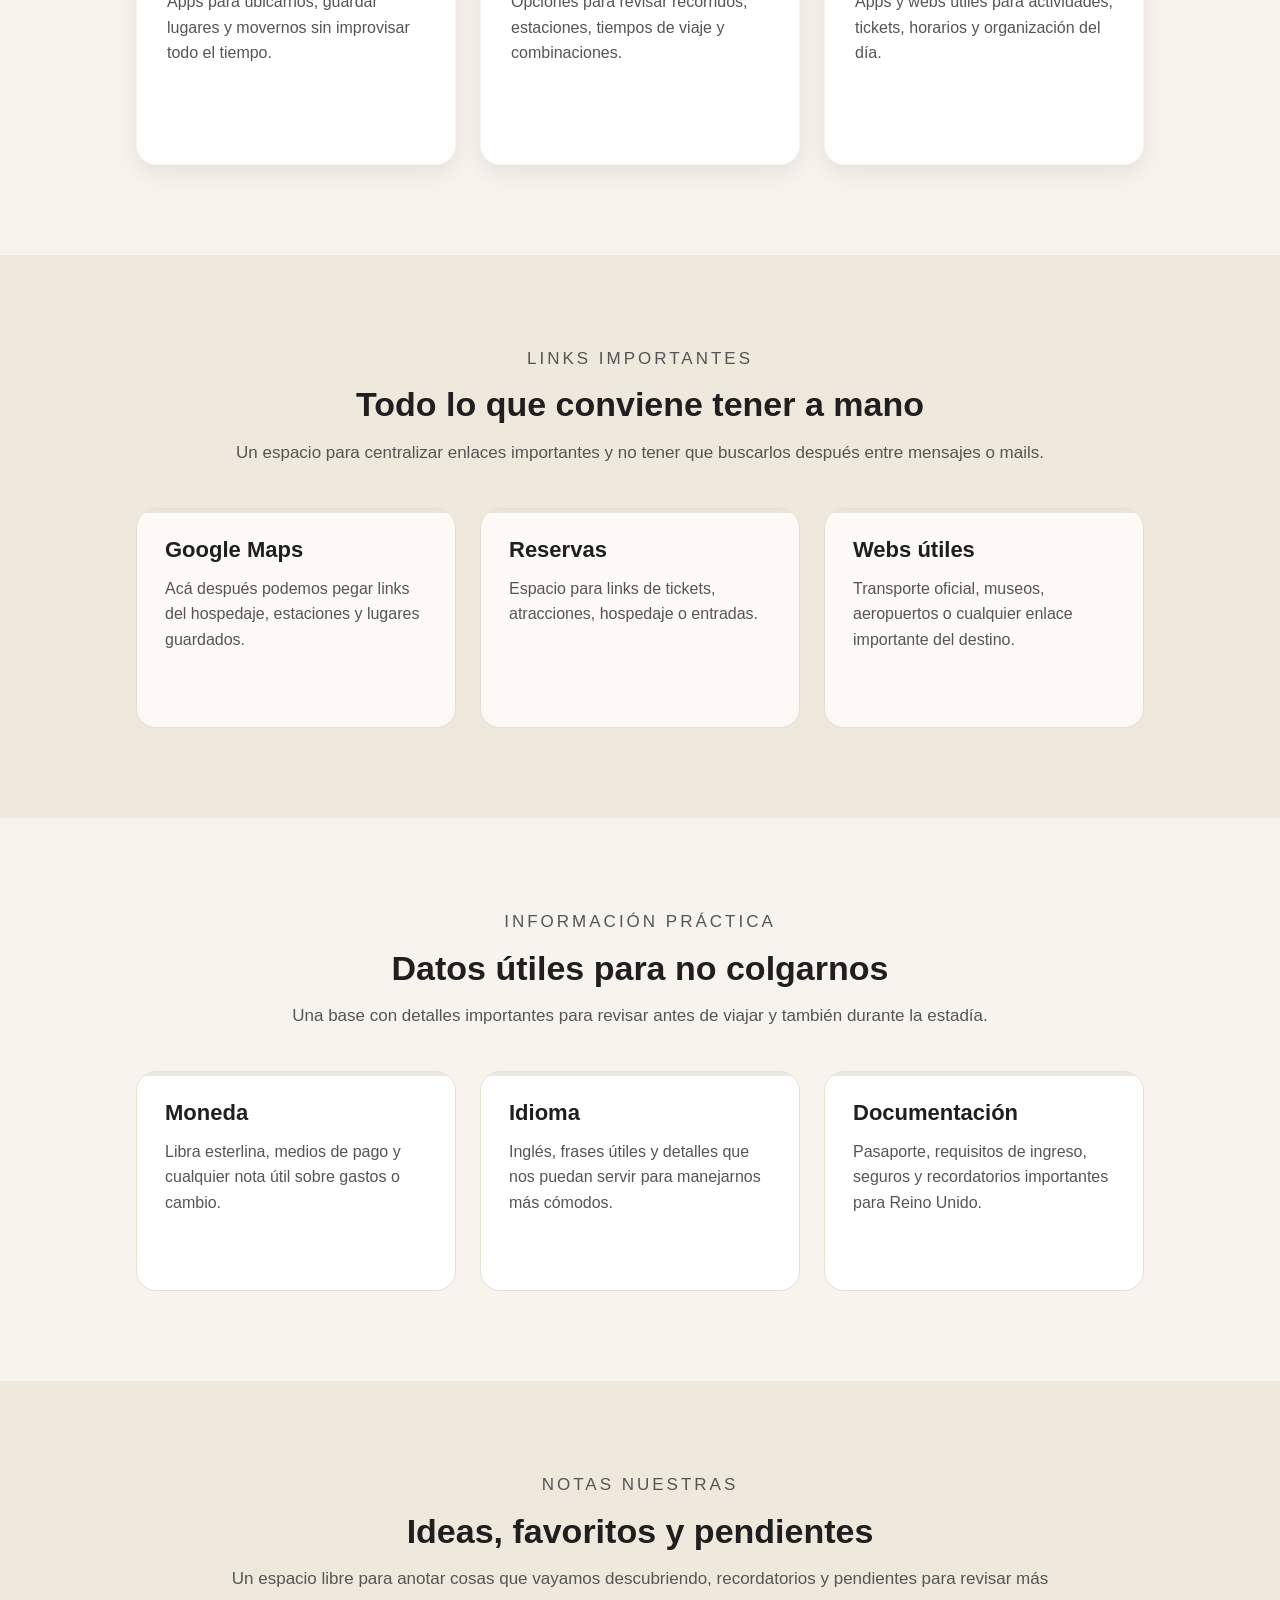
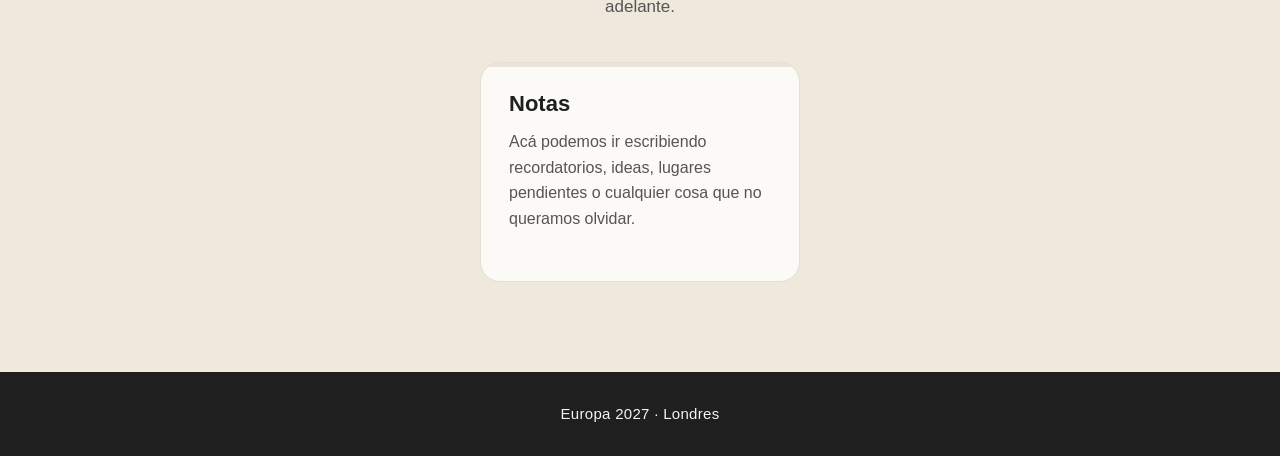
<file: londres.html>
<!DOCTYPE html>
<html lang="es">
<head>
  <meta charset="UTF-8">
  <meta name="viewport" content="width=device-width, initial-scale=1.0">
  <title>Londres | Nuestro viaje a Europa 2027</title>
  <link rel="stylesheet" href="css/style.css">
  <link rel="icon" href="images/favicon.jpg" type="image/png">
</head>
<body>

  <header class="site-header">
    <div class="logo">
      <h1>Europa 2027</h1>
      <p>Nuestro primer Eurotrip</p>
    </div>

    <nav class="main-nav">
      <ul>
        <li><a href="index.html">Inicio</a></li>
        <li><a href="londres.html" class="active">Londres</a></li>
        <li><a href="munich.html">Múnich</a></li>
        <li><a href="italia.html">Italia</a></li>
      </ul>
    </nav>
  </header>

  <main>
    <section class="page-hero londres-hero">
      <div class="page-hero-content">
        <p class="hero-tag">Destino 01</p>
        <h2>Londres</h2>
        <p>
          Nuestra base para organizar alojamiento, transporte, lugares guardados, servicios útiles y notas del viaje.
        </p>
      </div>
    </section>

    <section class="city-section">
      <div class="section-heading">
        <p class="section-kicker">Resumen rápido</p>
        <h3>Londres de un vistazo</h3>
        <p>
          Un pantallazo general para tener a mano lo más importante de esta parte del viaje.
        </p>
      </div>

      <div class="info-boxes">
        <article class="info-box">
          <h4>Fechas</h4>
          <p>A definir</p>
        </article>

        <article class="info-box">
          <h4>Cantidad de días</h4>
          <p>A definir</p>
        </article>

        <article class="info-box">
          <h4>Zona de alojamiento</h4>
          <p>A definir</p>
        </article>

        <article class="info-box">
          <h4>Estado</h4>
          <p>En planificación</p>
        </article>
      </div>
    </section>

    <section class="city-section alt-section">
      <div class="section-heading">
        <p class="section-kicker">Hospedaje</p>
        <h3>Nuestra base en Londres</h3>
        <p>
          Acá vamos a guardar los datos reales del alojamiento y todo lo importante que tengamos cerca.
        </p>
      </div>

      <div class="info-boxes">
        <article class="info-box">
          <h4>Alojamiento</h4>
          <p>Nombre: pendiente</p>
          <p>Dirección: pendiente</p>
          <p>Check-in: pendiente</p>
          <p>Check-out: pendiente</p>
        </article>

        <article class="info-box">
          <h4>Cómo llegar</h4>
          <p>
            Acá después podemos anotar la mejor forma de llegar desde el aeropuerto o estación al hospedaje.
          </p>
        </article>

        <article class="info-box">
          <h4>Qué hay cerca</h4>
          <p>
            Espacio para sumar supermercados, estaciones, farmacias, lavanderías o lugares útiles cerca.
          </p>
        </article>
      </div>
    </section>

    <section class="city-section">
      <div class="section-heading">
        <p class="section-kicker">Qué queremos hacer</p>
        <h3>Lugares para visitar</h3>
        <p>
          Una selección de lugares que queremos ver sí o sí y otros que podemos sumar según el tiempo.
        </p>
      </div>

      <div class="cards">
        <article class="card">
          <h4>Big Ben y Westminster</h4>
          <p>
            Un clásico total para caminar la zona, sacar fotos y arrancar con la parte más icónica de Londres.
          </p>
        </article>

        <article class="card">
          <h4>Tower Bridge</h4>
          <p>
            Otro punto imperdible para recorrer con tiempo y combinar con paseo por la ribera.
          </p>
        </article>

        <article class="card">
          <h4>Notting Hill / Camden / Soho</h4>
          <p>
            Barrios con personalidad para caminar, mirar vidrieras, comer algo y sentir la ciudad más allá de lo típico.
          </p>
        </article>
      </div>
    </section>

    <section class="city-section alt-section">
      <div class="section-heading">
        <p class="section-kicker">Comida</p>
        <h3>Lugares para comer</h3>
        <p>
          Un bloque para ir guardando opciones reales de desayuno, almuerzo, cena o algo rico cerca del alojamiento.
        </p>
      </div>

      <div class="cards">
        <article class="card">
          <h4>Desayunos</h4>
          <p>
            Acá podemos sumar cafeterías, bakerys o lugares lindos para arrancar el día.
          </p>
        </article>

        <article class="card">
          <h4>Almuerzo / cena</h4>
          <p>
            Espacio para restaurantes, pubs o lugares recomendados según zona y presupuesto.
          </p>
        </article>

        <article class="card">
          <h4>Opciones cerca del hospedaje</h4>
          <p>
            Ideal para guardar lugares prácticos para resolver una comida sin alejarnos demasiado.
          </p>
        </article>
      </div>
    </section>

    <section class="city-section">
      <div class="section-heading">
        <p class="section-kicker">Servicios útiles</p>
        <h3>Cosas prácticas cerca nuestro</h3>
        <p>
          Esta parte va a servir muchísimo durante el viaje para resolver necesidades reales del día a día.
        </p>
      </div>

      <div class="info-boxes">
        <article class="info-box">
          <h4>Supermercados</h4>
          <p>
            Espacio para guardar opciones cercanas al alojamiento o en zonas que recorramos seguido.
          </p>
        </article>

        <article class="info-box">
          <h4>Farmacias</h4>
          <p>
            Lugares útiles para tener identificados por cualquier imprevisto.
          </p>
        </article>

        <article class="info-box">
          <h4>Lavanderías</h4>
          <p>
            Ideal para anotar una o dos opciones prácticas según dónde estemos parando.
          </p>
        </article>
      </div>
    </section>

    <section class="city-section alt-section">
      <div class="section-heading">
        <p class="section-kicker">Cómo movernos</p>
        <h3>Transporte y movilidad</h3>
        <p>
          Todo lo necesario para entender mejor la ciudad y movernos sin perder tiempo.
        </p>
      </div>

      <div class="info-boxes">
        <article class="info-box">
          <h4>Metro y buses</h4>
          <p>
            Acá podemos sumar qué conviene usar, cómo pagar y qué líneas o zonas nos sirven más.
          </p>
        </article>

        <article class="info-box">
          <h4>Aeropuerto y traslados</h4>
          <p>
            Espacio para anotar la mejor forma de entrar o salir de Londres según el aeropuerto que usemos.
          </p>
        </article>

        <article class="info-box">
          <h4>Caminatas útiles</h4>
          <p>
            Qué zonas conviene recorrer a pie para aprovechar mejor tiempo, paisaje y ambiente.
          </p>
        </article>
      </div>
    </section>

    <section class="city-section">
      <div class="section-heading">
        <p class="section-kicker">Apps útiles</p>
        <h3>Herramientas para tener a mano</h3>
        <p>
          Recursos que nos pueden ayudar a ubicarnos, movernos mejor y organizar todo.
        </p>
      </div>

      <div class="cards">
        <article class="card">
          <h4>Mapas</h4>
          <p>
            Apps para ubicarnos, guardar lugares y movernos sin improvisar todo el tiempo.
          </p>
        </article>

        <article class="card">
          <h4>Transporte</h4>
          <p>
            Opciones para revisar recorridos, estaciones, tiempos de viaje y combinaciones.
          </p>
        </article>

        <article class="card">
          <h4>Reservas y entradas</h4>
          <p>
            Apps y webs útiles para actividades, tickets, horarios y organización del día.
          </p>
        </article>
      </div>
    </section>

    <section class="city-section alt-section">
      <div class="section-heading">
        <p class="section-kicker">Links importantes</p>
        <h3>Todo lo que conviene tener a mano</h3>
        <p>
          Un espacio para centralizar enlaces importantes y no tener que buscarlos después entre mensajes o mails.
        </p>
      </div>

      <div class="info-boxes">
        <article class="info-box">
          <h4>Google Maps</h4>
          <p>Acá después podemos pegar links del hospedaje, estaciones y lugares guardados.</p>
        </article>

        <article class="info-box">
          <h4>Reservas</h4>
          <p>Espacio para links de tickets, atracciones, hospedaje o entradas.</p>
        </article>

        <article class="info-box">
          <h4>Webs útiles</h4>
          <p>Transporte oficial, museos, aeropuertos o cualquier enlace importante del destino.</p>
        </article>
      </div>
    </section>

    <section class="city-section">
      <div class="section-heading">
        <p class="section-kicker">Información práctica</p>
        <h3>Datos útiles para no colgarnos</h3>
        <p>
          Una base con detalles importantes para revisar antes de viajar y también durante la estadía.
        </p>
      </div>

      <div class="info-boxes">
        <article class="info-box">
          <h4>Moneda</h4>
          <p>
            Libra esterlina, medios de pago y cualquier nota útil sobre gastos o cambio.
          </p>
        </article>

        <article class="info-box">
          <h4>Idioma</h4>
          <p>
            Inglés, frases útiles y detalles que nos puedan servir para manejarnos más cómodos.
          </p>
        </article>

        <article class="info-box">
          <h4>Documentación</h4>
          <p>
            Pasaporte, requisitos de ingreso, seguros y recordatorios importantes para Reino Unido.
          </p>
        </article>
      </div>
    </section>

    <section class="city-section alt-section">
      <div class="section-heading">
        <p class="section-kicker">Notas nuestras</p>
        <h3>Ideas, favoritos y pendientes</h3>
        <p>
          Un espacio libre para anotar cosas que vayamos descubriendo, recordatorios y pendientes para revisar más adelante.
        </p>
      </div>

      <div class="info-boxes">
        <article class="info-box">
          <h4>Notas</h4>
          <p>
            Acá podemos ir escribiendo recordatorios, ideas, lugares pendientes o cualquier cosa que no queramos olvidar.
          </p>
        </article>
      </div>
    </section>
  </main>

  <footer class="site-footer">
    <p>Europa 2027 · Londres</p>
  </footer>

</body>
</html>
</file>
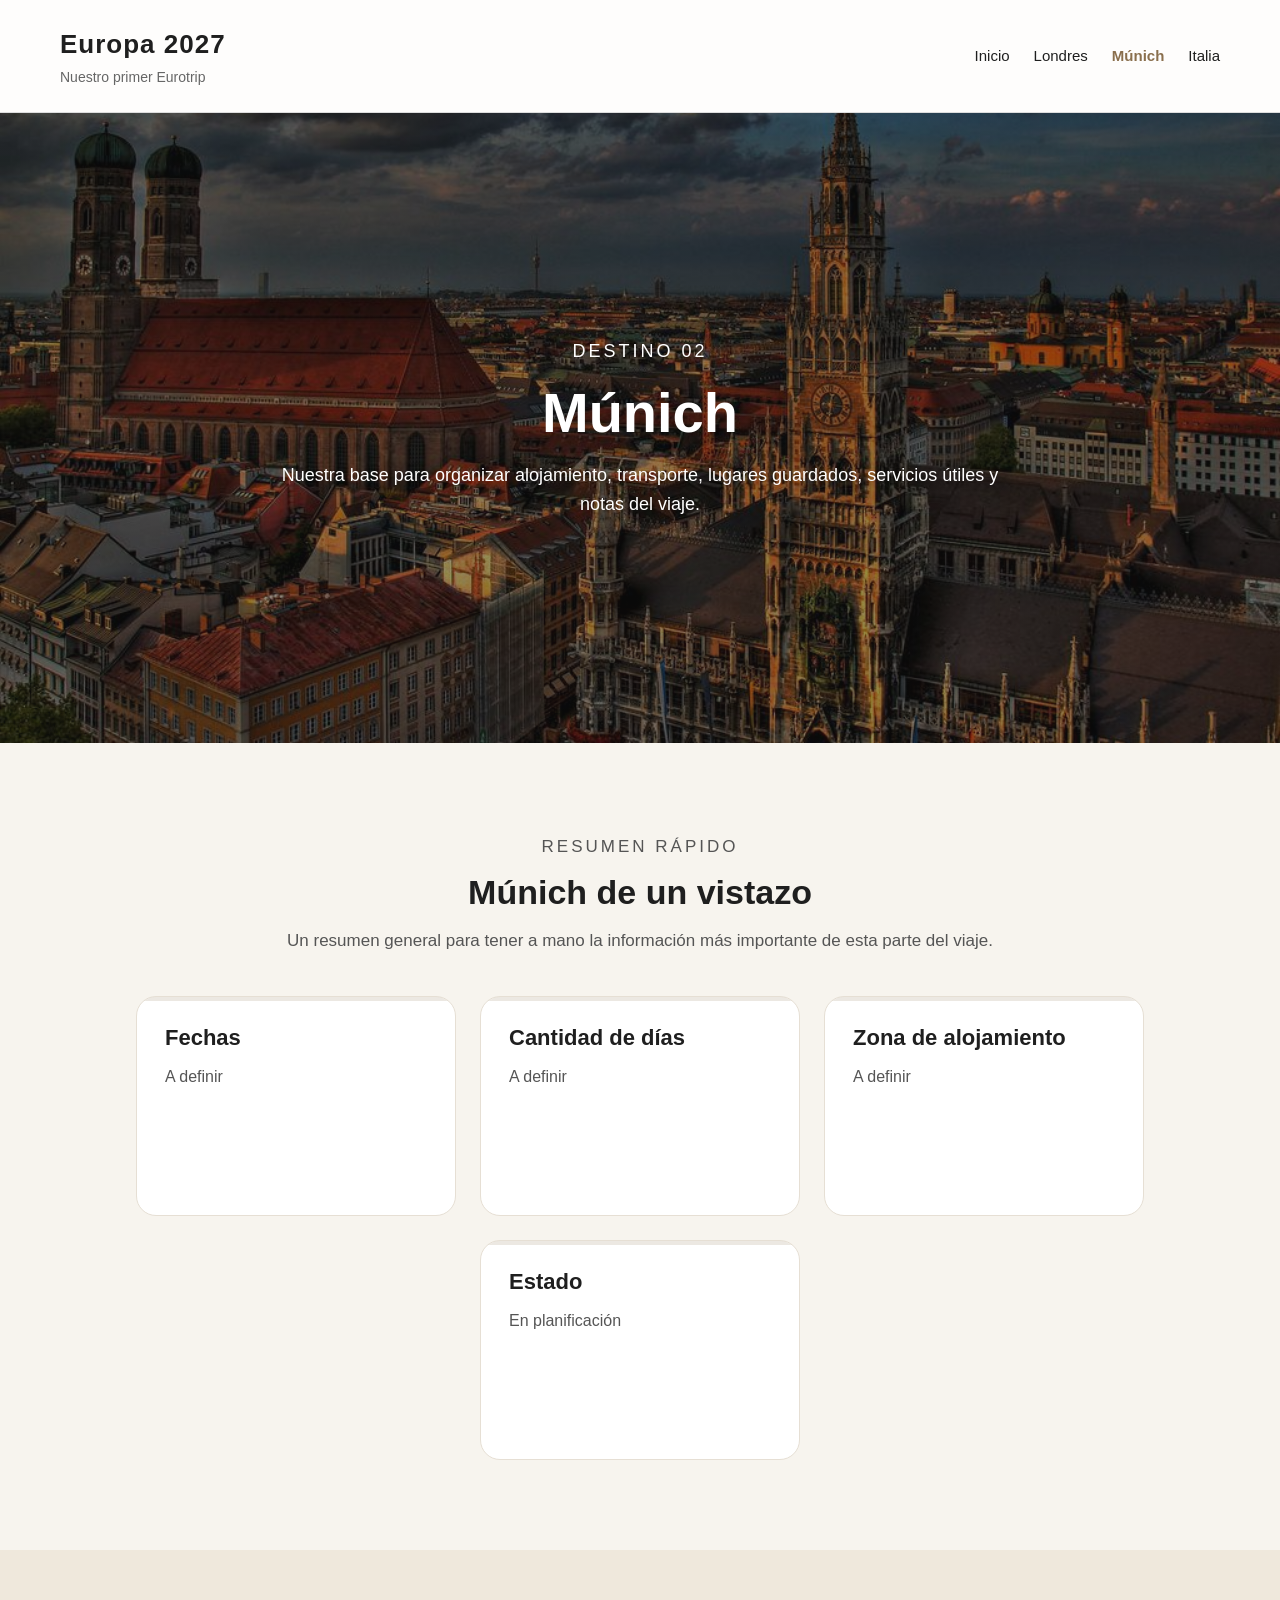
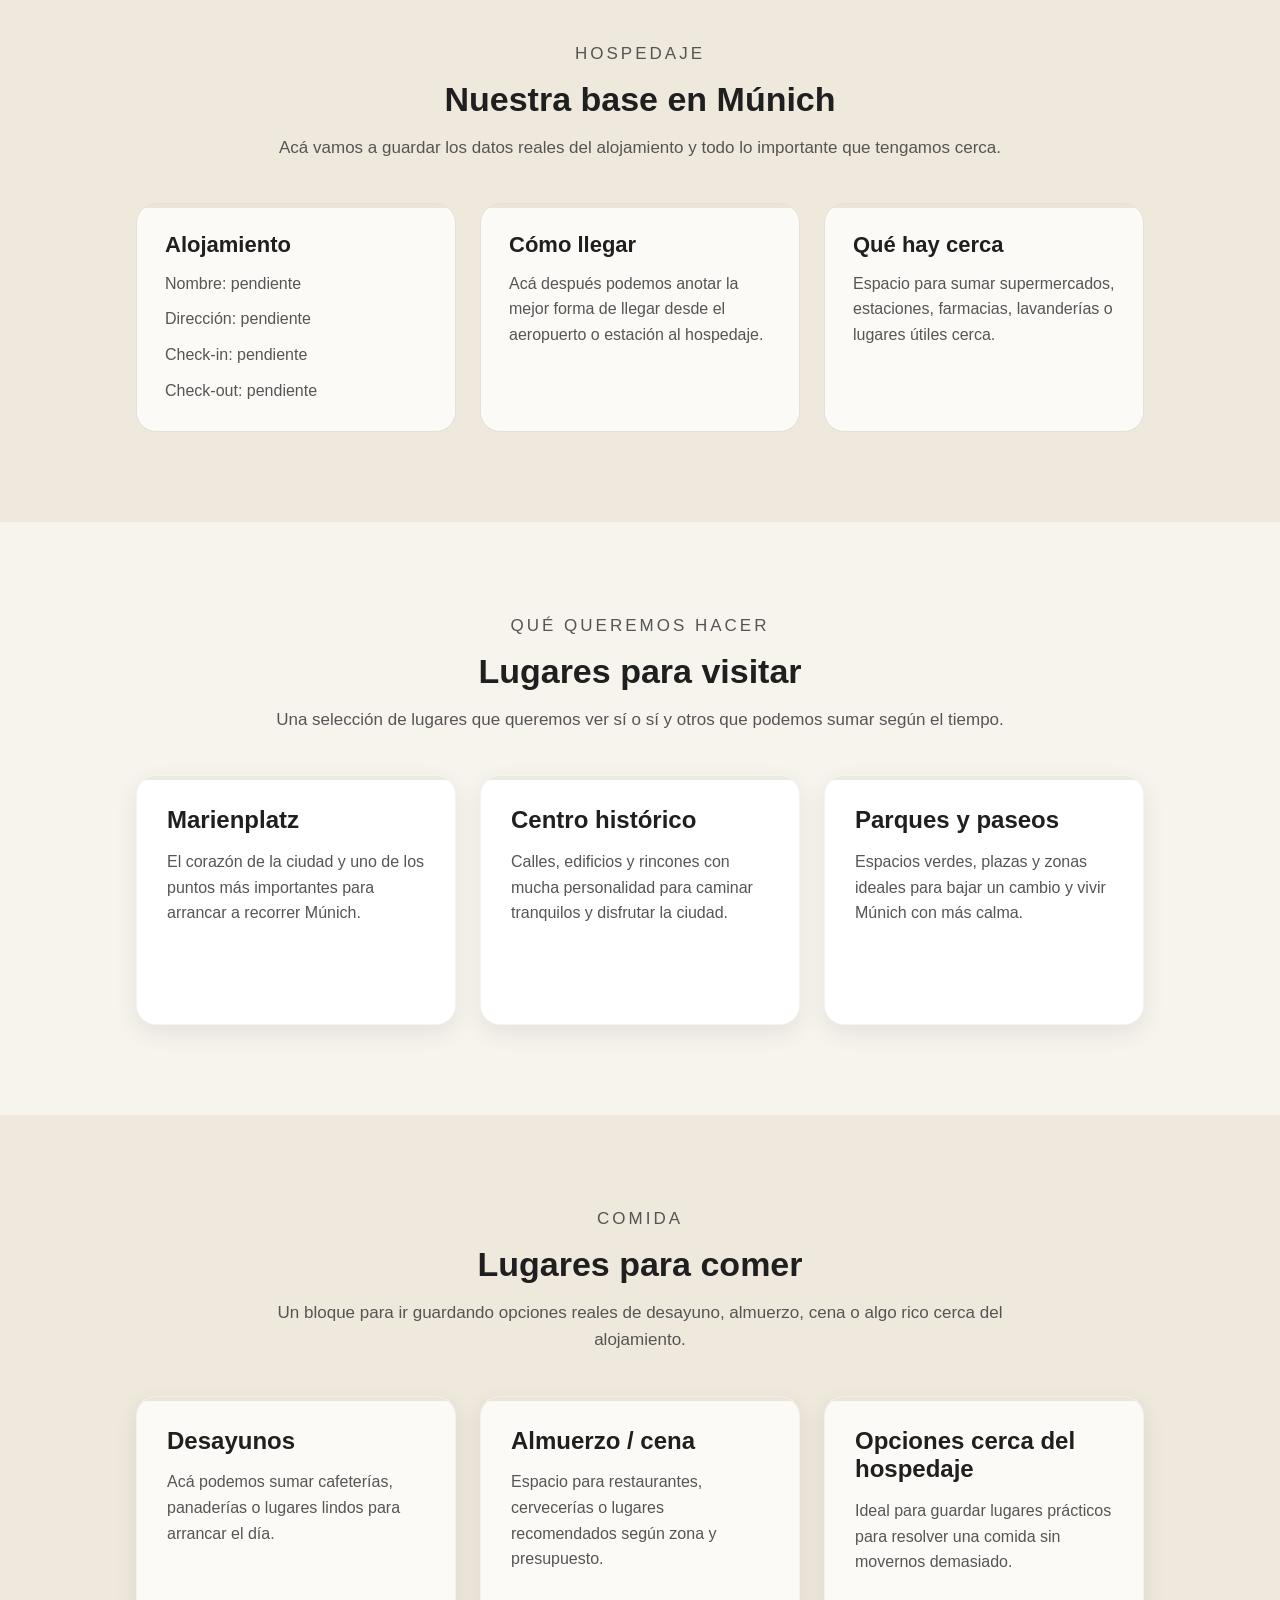
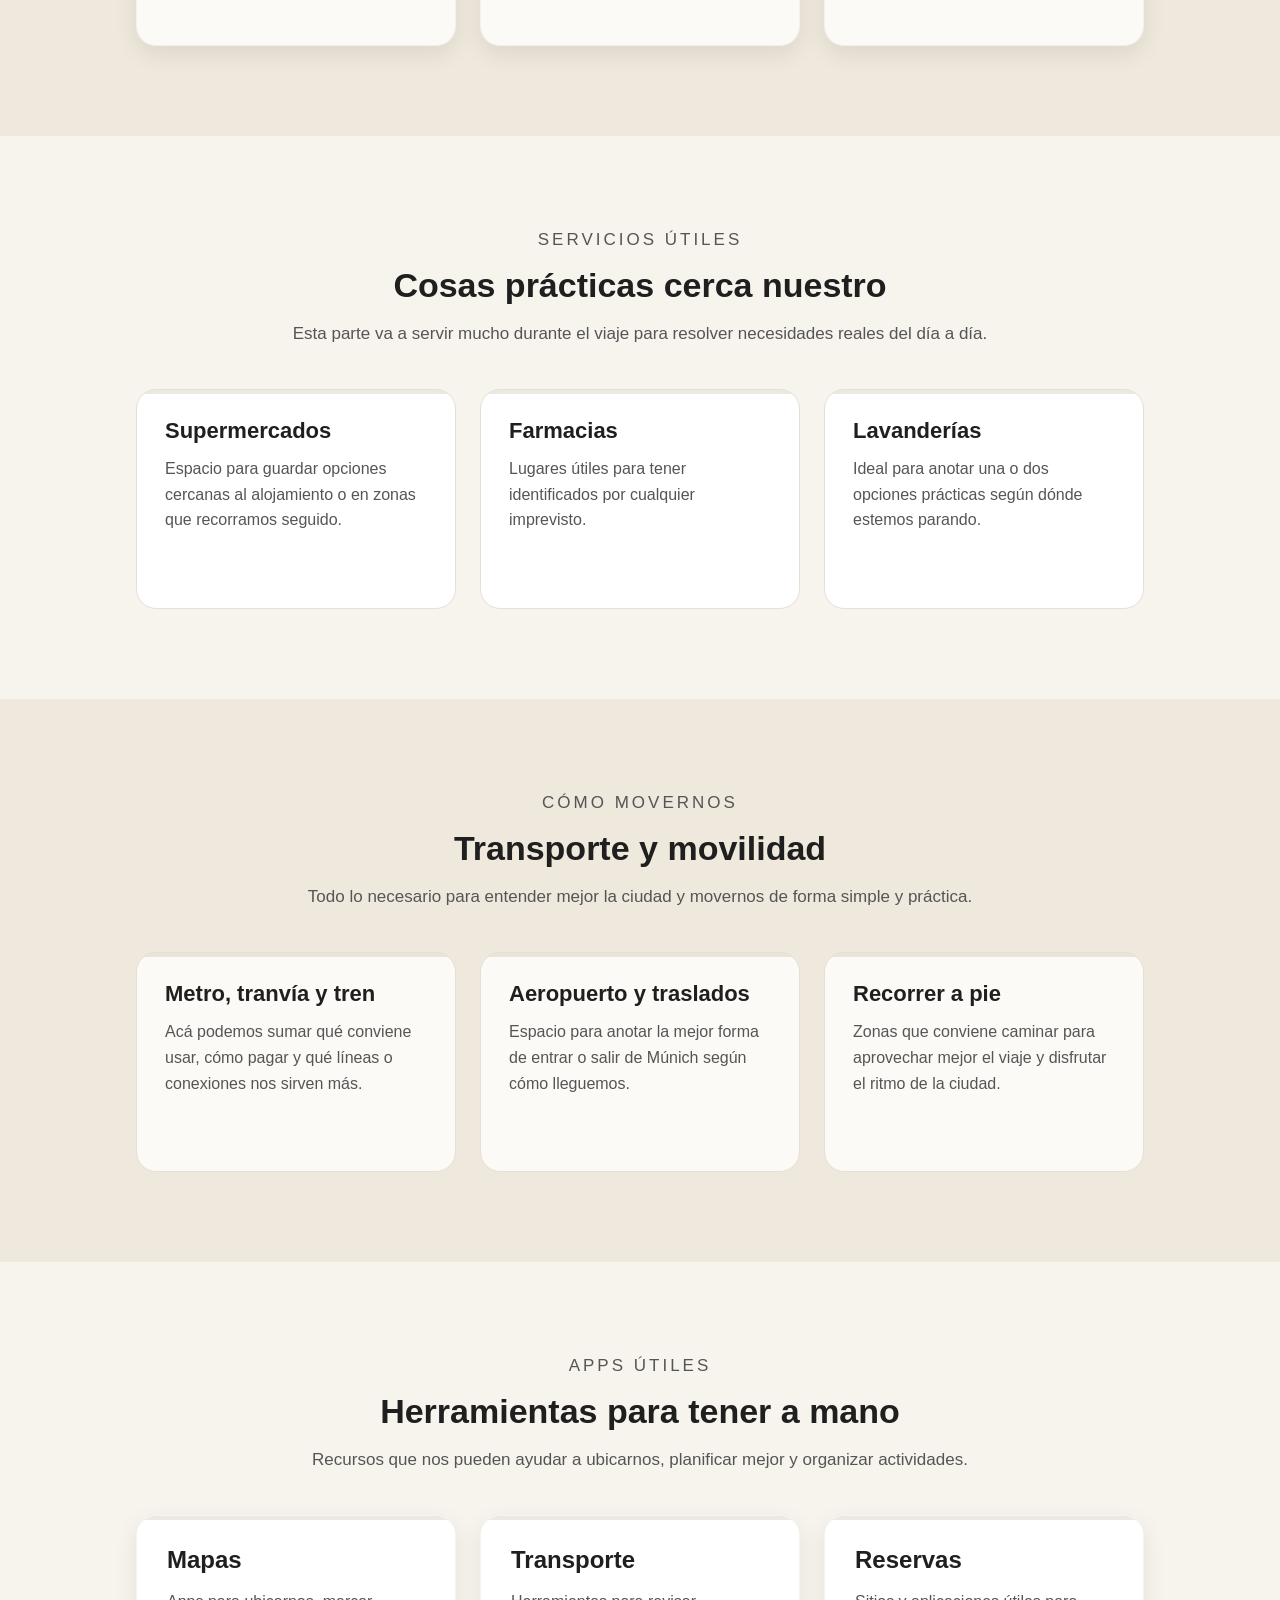
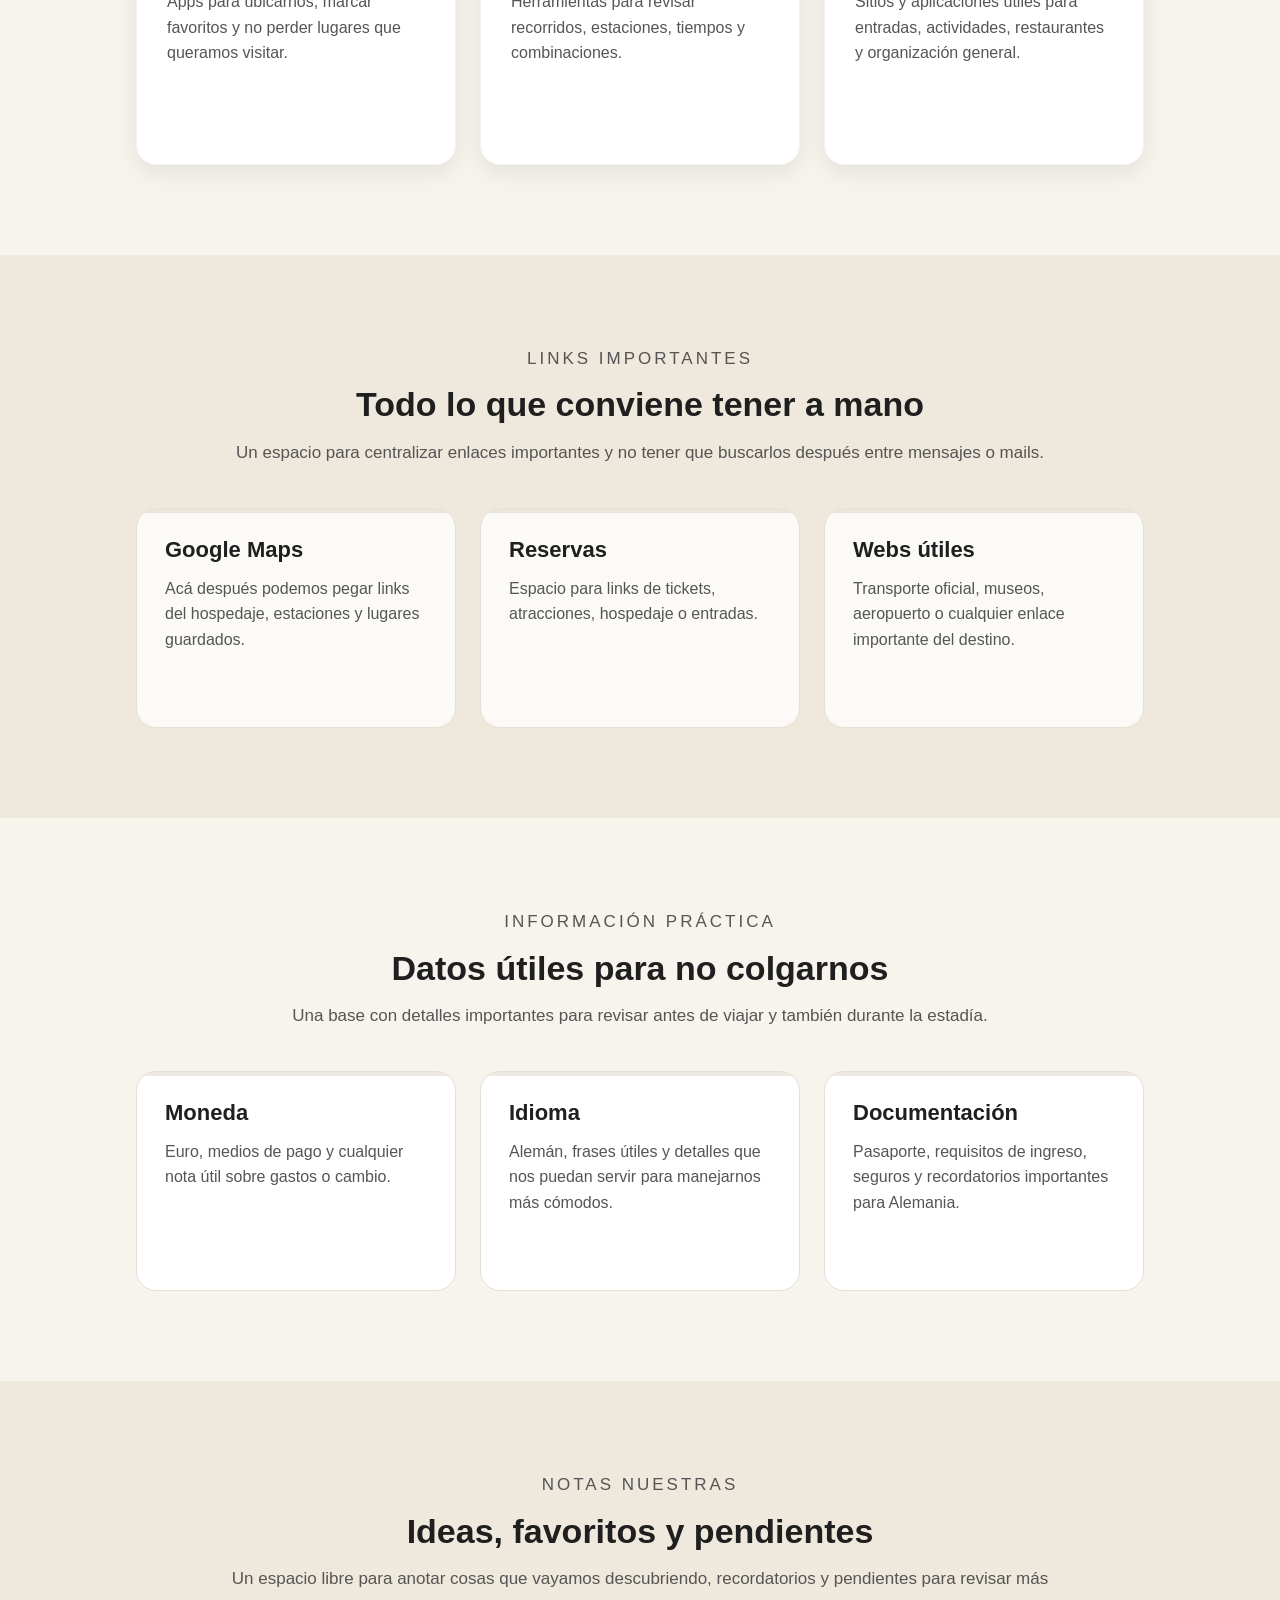
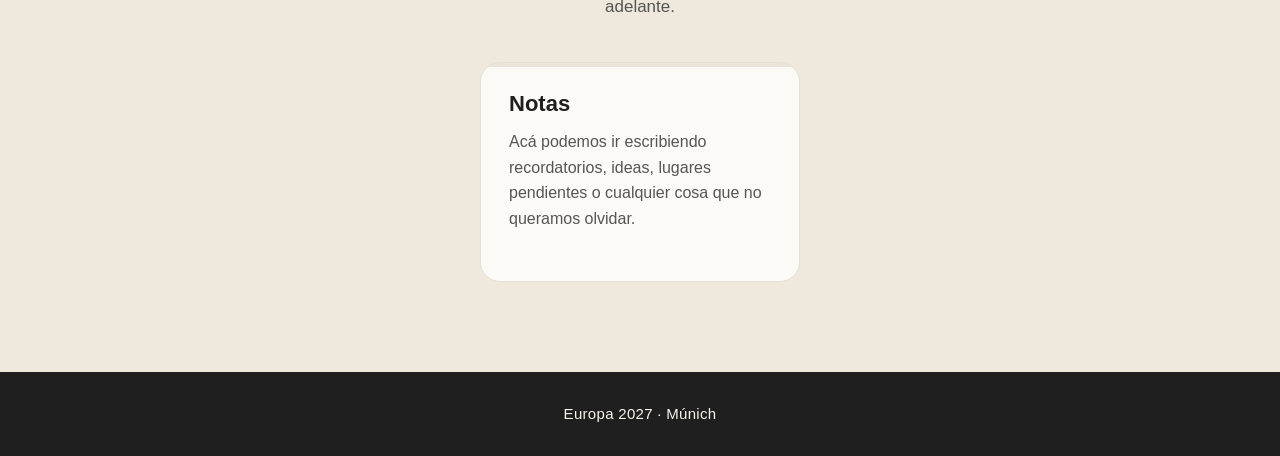
<file: munich.html>
<!DOCTYPE html>
<html lang="es">
<head>
  <meta charset="UTF-8">
  <meta name="viewport" content="width=device-width, initial-scale=1.0">
  <title>Múnich | Nuestro viaje a Europa 2027</title>
  <link rel="stylesheet" href="css/style.css">
  <link rel="icon" href="images/favicon.jpg" type="image/png">
</head>
<body>

  <header class="site-header">
    <div class="logo">
      <h1>Europa 2027</h1>
      <p>Nuestro primer Eurotrip</p>
    </div>

    <nav class="main-nav">
      <ul>
        <li><a href="index.html">Inicio</a></li>
        <li><a href="londres.html">Londres</a></li>
        <li><a href="munich.html" class="active">Múnich</a></li>
        <li><a href="italia.html">Italia</a></li>
      </ul>
    </nav>
  </header>

  <main>
    <section class="page-hero munich-hero">
      <div class="page-hero-content">
        <p class="hero-tag">Destino 02</p>
        <h2>Múnich</h2>
        <p>
          Nuestra base para organizar alojamiento, transporte, lugares guardados, servicios útiles y notas del viaje.
        </p>
      </div>
    </section>

    <section class="city-section">
      <div class="section-heading">
        <p class="section-kicker">Resumen rápido</p>
        <h3>Múnich de un vistazo</h3>
        <p>
          Un resumen general para tener a mano la información más importante de esta parte del viaje.
        </p>
      </div>

      <div class="info-boxes">
        <article class="info-box">
          <h4>Fechas</h4>
          <p>A definir</p>
        </article>

        <article class="info-box">
          <h4>Cantidad de días</h4>
          <p>A definir</p>
        </article>

        <article class="info-box">
          <h4>Zona de alojamiento</h4>
          <p>A definir</p>
        </article>

        <article class="info-box">
          <h4>Estado</h4>
          <p>En planificación</p>
        </article>
      </div>
    </section>

    <section class="city-section alt-section">
      <div class="section-heading">
        <p class="section-kicker">Hospedaje</p>
        <h3>Nuestra base en Múnich</h3>
        <p>
          Acá vamos a guardar los datos reales del alojamiento y todo lo importante que tengamos cerca.
        </p>
      </div>

      <div class="info-boxes">
        <article class="info-box">
          <h4>Alojamiento</h4>
          <p>Nombre: pendiente</p>
          <p>Dirección: pendiente</p>
          <p>Check-in: pendiente</p>
          <p>Check-out: pendiente</p>
        </article>

        <article class="info-box">
          <h4>Cómo llegar</h4>
          <p>
            Acá después podemos anotar la mejor forma de llegar desde el aeropuerto o estación al hospedaje.
          </p>
        </article>

        <article class="info-box">
          <h4>Qué hay cerca</h4>
          <p>
            Espacio para sumar supermercados, estaciones, farmacias, lavanderías o lugares útiles cerca.
          </p>
        </article>
      </div>
    </section>

    <section class="city-section">
      <div class="section-heading">
        <p class="section-kicker">Qué queremos hacer</p>
        <h3>Lugares para visitar</h3>
        <p>
          Una selección de lugares que queremos ver sí o sí y otros que podemos sumar según el tiempo.
        </p>
      </div>

      <div class="cards">
        <article class="card">
          <h4>Marienplatz</h4>
          <p>
            El corazón de la ciudad y uno de los puntos más importantes para arrancar a recorrer Múnich.
          </p>
        </article>

        <article class="card">
          <h4>Centro histórico</h4>
          <p>
            Calles, edificios y rincones con mucha personalidad para caminar tranquilos y disfrutar la ciudad.
          </p>
        </article>

        <article class="card">
          <h4>Parques y paseos</h4>
          <p>
            Espacios verdes, plazas y zonas ideales para bajar un cambio y vivir Múnich con más calma.
          </p>
        </article>
      </div>
    </section>

    <section class="city-section alt-section">
      <div class="section-heading">
        <p class="section-kicker">Comida</p>
        <h3>Lugares para comer</h3>
        <p>
          Un bloque para ir guardando opciones reales de desayuno, almuerzo, cena o algo rico cerca del alojamiento.
        </p>
      </div>

      <div class="cards">
        <article class="card">
          <h4>Desayunos</h4>
          <p>
            Acá podemos sumar cafeterías, panaderías o lugares lindos para arrancar el día.
          </p>
        </article>

        <article class="card">
          <h4>Almuerzo / cena</h4>
          <p>
            Espacio para restaurantes, cervecerías o lugares recomendados según zona y presupuesto.
          </p>
        </article>

        <article class="card">
          <h4>Opciones cerca del hospedaje</h4>
          <p>
            Ideal para guardar lugares prácticos para resolver una comida sin movernos demasiado.
          </p>
        </article>
      </div>
    </section>

    <section class="city-section">
      <div class="section-heading">
        <p class="section-kicker">Servicios útiles</p>
        <h3>Cosas prácticas cerca nuestro</h3>
        <p>
          Esta parte va a servir mucho durante el viaje para resolver necesidades reales del día a día.
        </p>
      </div>

      <div class="info-boxes">
        <article class="info-box">
          <h4>Supermercados</h4>
          <p>
            Espacio para guardar opciones cercanas al alojamiento o en zonas que recorramos seguido.
          </p>
        </article>

        <article class="info-box">
          <h4>Farmacias</h4>
          <p>
            Lugares útiles para tener identificados por cualquier imprevisto.
          </p>
        </article>

        <article class="info-box">
          <h4>Lavanderías</h4>
          <p>
            Ideal para anotar una o dos opciones prácticas según dónde estemos parando.
          </p>
        </article>
      </div>
    </section>

    <section class="city-section alt-section">
      <div class="section-heading">
        <p class="section-kicker">Cómo movernos</p>
        <h3>Transporte y movilidad</h3>
        <p>
          Todo lo necesario para entender mejor la ciudad y movernos de forma simple y práctica.
        </p>
      </div>

      <div class="info-boxes">
        <article class="info-box">
          <h4>Metro, tranvía y tren</h4>
          <p>
            Acá podemos sumar qué conviene usar, cómo pagar y qué líneas o conexiones nos sirven más.
          </p>
        </article>

        <article class="info-box">
          <h4>Aeropuerto y traslados</h4>
          <p>
            Espacio para anotar la mejor forma de entrar o salir de Múnich según cómo lleguemos.
          </p>
        </article>

        <article class="info-box">
          <h4>Recorrer a pie</h4>
          <p>
            Zonas que conviene caminar para aprovechar mejor el viaje y disfrutar el ritmo de la ciudad.
          </p>
        </article>
      </div>
    </section>

    <section class="city-section">
      <div class="section-heading">
        <p class="section-kicker">Apps útiles</p>
        <h3>Herramientas para tener a mano</h3>
        <p>
          Recursos que nos pueden ayudar a ubicarnos, planificar mejor y organizar actividades.
        </p>
      </div>

      <div class="cards">
        <article class="card">
          <h4>Mapas</h4>
          <p>
            Apps para ubicarnos, marcar favoritos y no perder lugares que queramos visitar.
          </p>
        </article>

        <article class="card">
          <h4>Transporte</h4>
          <p>
            Herramientas para revisar recorridos, estaciones, tiempos y combinaciones.
          </p>
        </article>

        <article class="card">
          <h4>Reservas</h4>
          <p>
            Sitios y aplicaciones útiles para entradas, actividades, restaurantes y organización general.
          </p>
        </article>
      </div>
    </section>

    <section class="city-section alt-section">
      <div class="section-heading">
        <p class="section-kicker">Links importantes</p>
        <h3>Todo lo que conviene tener a mano</h3>
        <p>
          Un espacio para centralizar enlaces importantes y no tener que buscarlos después entre mensajes o mails.
        </p>
      </div>

      <div class="info-boxes">
        <article class="info-box">
          <h4>Google Maps</h4>
          <p>Acá después podemos pegar links del hospedaje, estaciones y lugares guardados.</p>
        </article>

        <article class="info-box">
          <h4>Reservas</h4>
          <p>Espacio para links de tickets, atracciones, hospedaje o entradas.</p>
        </article>

        <article class="info-box">
          <h4>Webs útiles</h4>
          <p>Transporte oficial, museos, aeropuerto o cualquier enlace importante del destino.</p>
        </article>
      </div>
    </section>

    <section class="city-section">
      <div class="section-heading">
        <p class="section-kicker">Información práctica</p>
        <h3>Datos útiles para no colgarnos</h3>
        <p>
          Una base con detalles importantes para revisar antes de viajar y también durante la estadía.
        </p>
      </div>

      <div class="info-boxes">
        <article class="info-box">
          <h4>Moneda</h4>
          <p>
            Euro, medios de pago y cualquier nota útil sobre gastos o cambio.
          </p>
        </article>

        <article class="info-box">
          <h4>Idioma</h4>
          <p>
            Alemán, frases útiles y detalles que nos puedan servir para manejarnos más cómodos.
          </p>
        </article>

        <article class="info-box">
          <h4>Documentación</h4>
          <p>
            Pasaporte, requisitos de ingreso, seguros y recordatorios importantes para Alemania.
          </p>
        </article>
      </div>
    </section>

    <section class="city-section alt-section">
      <div class="section-heading">
        <p class="section-kicker">Notas nuestras</p>
        <h3>Ideas, favoritos y pendientes</h3>
        <p>
          Un espacio libre para anotar cosas que vayamos descubriendo, recordatorios y pendientes para revisar más adelante.
        </p>
      </div>

      <div class="info-boxes">
        <article class="info-box">
          <h4>Notas</h4>
          <p>
            Acá podemos ir escribiendo recordatorios, ideas, lugares pendientes o cualquier cosa que no queramos olvidar.
          </p>
        </article>
      </div>
    </section>
  </main>

  <footer class="site-footer">
    <p>Europa 2027 · Múnich</p>
  </footer>

</body>
</html>
</file>
<file: css/style.css>
* {
    margin: 0;
    padding: 0;
    box-sizing: border-box;
}

html {
    scroll-behavior: smooth;
}

body {
    font-family: Arial, sans-serif;
    background-color: #f7f4ee;
    color: #1f1f1f;
    line-height: 1.6;
}

/* =========================
   HEADER
========================= */
.site-header {
    display: flex;
    justify-content: space-between;
    align-items: center;
    padding: 24px 60px;
    background-color: rgba(255, 255, 255, 0.82);
    backdrop-filter: blur(8px);
    border-bottom: 1px solid #ddd;
    position: sticky;
    top: 0;
    z-index: 1000;
}

.logo h1 {
    font-size: 26px;
    letter-spacing: 1px;
}

.logo p {
    font-size: 14px;
    color: #666;
}

.main-nav ul {
    display: flex;
    list-style: none;
    gap: 24px;
}

.main-nav a {
    text-decoration: none;
    color: #1f1f1f;
    font-size: 15px;
    transition: color 0.3s ease;
}

.main-nav a:hover {
    color: #8a6f4d;
}

.main-nav a.active {
    color: #8a6f4d;
    font-weight: bold;
}

/* =========================
   HERO PRINCIPAL - INDEX
========================= */
.hero {
    min-height: 85vh;
    display: flex;
    align-items: center;
    justify-content: center;
    padding: 60px 20px;
    text-align: center;
    color: #fff;
    background:
        linear-gradient(rgba(20, 20, 20, 0.45), rgba(20, 20, 20, 0.45)),
        url("../images/portada.png") center 55% / cover no-repeat;
}

.hero-content {
    max-width: 800px;
    padding: 0 20px;
}

.hero-tag {
    font-size: 14px;
    letter-spacing: 3px;
    text-transform: uppercase;
    margin-bottom: 16px;
}

.hero h2 {
    font-size: 56px;
    margin-bottom: 20px;
    line-height: 1.1;
    text-shadow: 0 4px 18px rgba(0, 0, 0, 0.25);
}

.hero-text {
    font-size: 18px;
    margin-bottom: 30px;
    text-shadow: 0 2px 12px rgba(0, 0, 0, 0.2);
}

/* =========================
   BOTONES
========================= */
.btn {
    display: inline-block;
    padding: 14px 28px;
    background-color: #8a6f4d;
    color: #fff;
    text-decoration: none;
    border-radius: 999px;
    transition: transform 0.3s ease, background-color 0.3s ease, box-shadow 0.3s ease;
}

.btn:hover {
    background-color: #70593d;
    transform: translateY(-2px);
    box-shadow: 0 8px 18px rgba(0, 0, 0, 0.15);
}

.card-btn {
    display: inline-block;
    text-decoration: none;
    color: #8a6f4d;
    font-weight: bold;
    transition: color 0.3s ease;
}

.card-btn:hover {
    color: #70593d;
}

/* =========================
   SECCIONES GENERALES
========================= */
section {
    padding: 80px 60px;
}

.section-heading {
    max-width: 820px;
    margin: 0 auto 42px;
    text-align: center;
}

.section-heading h3 {
    font-size: 34px;
    margin-bottom: 14px;
    line-height: 1.2;
}

.section-heading p {
    font-size: 17px;
    color: #555;
}

.section-kicker {
    font-size: 13px;
    text-transform: uppercase;
    letter-spacing: 3px;
    color: #8a6f4d;
    margin-bottom: 12px;
}

.city-section {
    padding: 90px 60px;
}

.alt-section {
    background-color: #efe8dc;
}

.city-block {
    border-top: 1px solid rgba(0, 0, 0, 0.06);
}

/* =========================
   ESTADO DEL VIAJE / AHORROS
========================= */
.estado-viaje {
    background: linear-gradient(180deg, #f3ede3 0%, #f7f4ee 100%);
}

.ahorro-box {
    border: 1px solid #d8c7ae;
    background: linear-gradient(180deg, #fffdf9 0%, #fff 100%);
}

.monto-ahorro {
    font-size: 34px;
    line-height: 1.1;
    font-weight: bold;
    color: #8a6f4d;
    margin-bottom: 12px;
}

/* =========================
   CONTENEDORES DE TARJETAS
========================= */
.cards,
.info-boxes {
    max-width: 1100px;
    margin: 0 auto;
}

/* =========================
   CARDS
========================= */
.cards {
    display: flex;
    gap: 24px;
    flex-wrap: wrap;
    justify-content: center;
}

.card {
    width: 320px;
    min-height: 250px;
    background-color: #fff;
    padding: 30px;
    border-radius: 20px;
    box-shadow: 0 8px 24px rgba(0, 0, 0, 0.08);
    border: 1px solid rgba(138, 111, 77, 0.08);
    transition: transform 0.3s ease, box-shadow 0.3s ease;
}

.card:hover {
    transform: translateY(-8px);
    box-shadow: 0 14px 30px rgba(0, 0, 0, 0.12);
}

.card h4 {
    font-size: 24px;
    margin-bottom: 14px;
    line-height: 1.2;
}

.card p {
    margin-bottom: 20px;
    color: #555;
}

.card p:last-child {
    margin-bottom: 0;
}

/* =========================
   INFO BOXES
========================= */
.info-boxes {
    display: flex;
    gap: 24px;
    flex-wrap: wrap;
    justify-content: center;
}

.info-box {
    width: 320px;
    min-height: 220px;
    background-color: #fff;
    padding: 28px;
    border-radius: 20px;
    border: 1px solid #e6dfd4;
    transition: transform 0.3s ease, box-shadow 0.3s ease;
}

.info-box:hover {
    transform: translateY(-6px);
    box-shadow: 0 10px 24px rgba(0, 0, 0, 0.08);
}

.info-box h4 {
    margin-bottom: 12px;
    font-size: 22px;
    line-height: 1.2;
}

.info-box p {
    color: #555;
    margin-bottom: 10px;
}

.info-box p:last-child {
    margin-bottom: 0;
}

/* =========================
   HERO INTERNO DE PÁGINAS
========================= */
.page-hero {
    min-height: 70vh;
    display: flex;
    align-items: center;
    justify-content: center;
    text-align: center;
    padding: 80px 20px;
    color: #fff;
}

.page-hero-content {
    max-width: 780px;
    padding: 0 20px;
}

.page-hero-content h2 {
    font-size: 56px;
    margin-bottom: 18px;
    line-height: 1.1;
    text-shadow: 0 4px 18px rgba(0, 0, 0, 0.25);
}

.page-hero-content p {
    font-size: 18px;
    text-shadow: 0 2px 12px rgba(0, 0, 0, 0.2);
}

/* =========================
   FONDOS DE CADA DESTINO
========================= */
.londres-hero {
    background:
        linear-gradient(rgba(20, 20, 20, 0.45), rgba(20, 20, 20, 0.45)),
        url("../images/londres.jpg") center 70% / cover no-repeat;
}

.munich-hero {
    background:
        linear-gradient(rgba(20, 20, 20, 0.45), rgba(20, 20, 20, 0.45)),
        url("../images/munich.jpg") center / cover no-repeat;
}

.italia-hero {
    background:
        linear-gradient(rgba(20, 20, 20, 0.45), rgba(20, 20, 20, 0.45)),
        url("../images/italia.jpg") center / cover no-repeat;
}

/* =========================
   BLOQUES ÚTILES DE DESTINOS
========================= */
.city-section .cards .card,
.city-section .info-boxes .info-box {
    position: relative;
    overflow: hidden;
}

.city-section .cards .card::before,
.city-section .info-boxes .info-box::before {
    content: "";
    position: absolute;
    top: 0;
    left: 0;
    width: 100%;
    height: 4px;
    background-color: #8a6f4d;
    opacity: 0.16;
}

.alt-section .cards .card,
.alt-section .info-box {
    background-color: #fcfaf6;
}

/* =========================
   COUNTDOWN
========================= */
.countdown-section {
    background-color: #efe8dc;
}

.countdown-box {
    max-width: 1000px;
    margin: 0 auto;
    display: flex;
    justify-content: center;
    gap: 24px;
    flex-wrap: wrap;
}

.countdown-item {
    width: 180px;
    background-color: #fff;
    padding: 28px 20px;
    border-radius: 20px;
    text-align: center;
    box-shadow: 0 8px 24px rgba(0, 0, 0, 0.08);
    border: 1px solid #e6dfd4;
}

.countdown-item span {
    display: block;
    font-size: 42px;
    font-weight: bold;
    color: #8a6f4d;
    line-height: 1;
    margin-bottom: 10px;
}

.countdown-item p {
    font-size: 15px;
    color: #555;
    text-transform: uppercase;
    letter-spacing: 2px;
}

/* =========================
   FOOTER
========================= */
.site-footer {
    text-align: center;
    padding: 30px 20px;
    background-color: #1f1f1f;
    color: #f7f4ee;
}

.site-footer p {
    font-size: 15px;
    letter-spacing: 0.3px;
}
</file>
